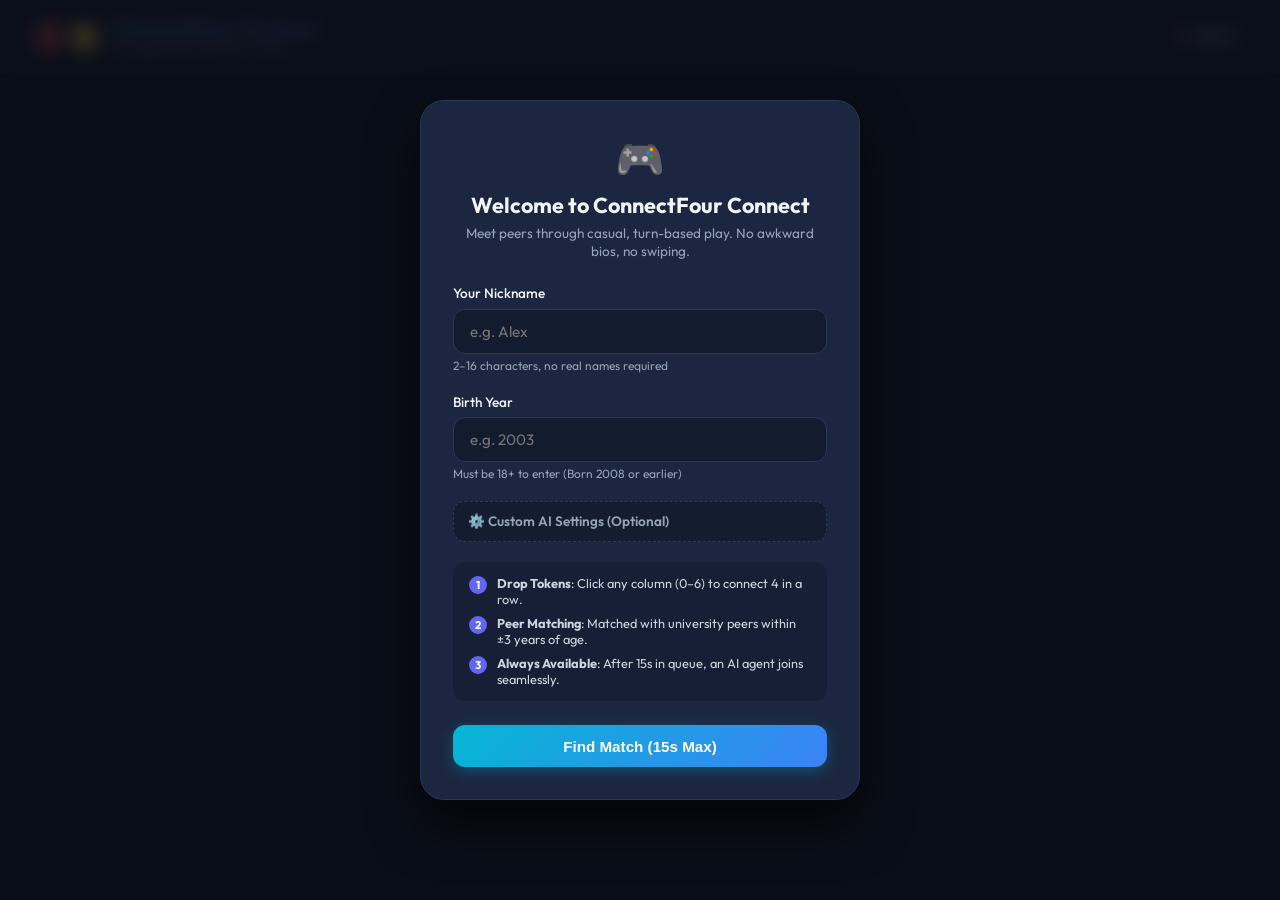
<file: client/index.html>
<!DOCTYPE html>
<html lang="en">
<head>
  <meta charset="UTF-8">
  <meta name="viewport" content="width=device-width, initial-scale=1.0">
  <title>ConnectFour Connect — Activity-Mediated Social Mini-Game</title>
  <meta name="description" content="ConnectFour Connect: A low-pressure social mini-game connecting university peers through turn-based Connect Four and safe canned reactions.">
  <link rel="preconnect" href="https://fonts.googleapis.com">
  <link rel="preconnect" href="https://fonts.gstatic.com" crossorigin>
  <link href="https://fonts.googleapis.com/css2?family=Outfit:wght@400;500;600;700&family=Inter:wght@400;500;600&display=swap" rel="stylesheet">
  <link rel="stylesheet" href="css/style.css">
</head>
<body>
  <!-- Header / Navigation -->
  <header class="app-header">
    <div class="brand">
      <div class="brand-logo">🔴🟡</div>
      <div class="brand-text">
        <h1 class="brand-title">ConnectFour Connect</h1>
        <span class="brand-subtitle">AI-Supported Social Mini-Game</span>
      </div>
    </div>
    <div class="header-status">
      <div id="connectionStatus" class="status-pill status-disconnected">
        <span class="status-dot"></span>
        <span class="status-label">Offline</span>
      </div>
    </div>
  </header>

  <!-- Main Game Container -->
  <main class="main-container">

    <!-- Active Match Dashboard -->
    <!-- Active Match Dashboard -->
    <section id="matchSection" class="match-section hidden">
      <div class="game-layout">
        <!-- Main Game Board Column: Game Area -->
        <div id="gameArea" class="game-area">
          <div class="area-header">
            <div class="area-title-group">
              <span class="area-badge game-badge-area">🎮 Game Area</span>
              <span id="gameArenaStatus" class="area-subtitle">Connect 4 in a row</span>
            </div>
            <div id="turnIndicator" class="turn-indicator">Your Turn</div>
          </div>

          <!-- Players Bar -->
          <div class="players-bar">
            <!-- Player 1 (You) -->
            <div id="player1Card" class="player-card active-turn">
              <div class="avatar avatar-p1">🔴</div>
              <div class="player-info">
                <span id="player1Name" class="player-name">You</span>
                <span id="player1Role" class="player-meta">Player 1</span>
              </div>
              <div id="p1SpeechBubble" class="speech-bubble hidden"></div>
            </div>

            <!-- Center Match Info & Turn Timer -->
            <div class="match-info">
              <div class="timer-container">
                <div id="timerBar" class="timer-bar" style="width: 100%;"></div>
              </div>
              <span id="timerText" class="timer-text">30s</span>
            </div>

            <!-- Player 2 (Opponent / Bot) -->
            <div id="player2Card" class="player-card">
              <div class="avatar avatar-p2">🟡</div>
              <div class="player-info">
                <span id="player2Name" class="player-name">Opponent</span>
                <span id="player2Role" class="player-meta">Waiting...</span>
              </div>
              <div id="p2SpeechBubble" class="speech-bubble hidden"></div>
            </div>
          </div>

          <!-- Post-Match Result Banner (Inside Game Area: Chat remains 100% accessible!) -->
          <div id="resultModal" class="result-banner-card hidden">
            <div class="result-header">
              <span id="resultIcon" class="result-icon">🏆</span>
              <div class="result-text-group">
                <h3 id="resultTitle" class="result-title">Victory!</h3>
                <p id="resultSubtitle" class="result-subtitle">You connected 4 tokens!</p>
              </div>
            </div>
            <div class="result-stats">
              <div class="stat-box">
                <span class="stat-value" id="statTurns">18</span>
                <span class="stat-label">Turns</span>
              </div>
              <div class="stat-box">
                <span class="stat-value" id="statDuration">2m 14s</span>
                <span class="stat-label">Duration</span>
              </div>
            </div>
            <div class="modal-actions">
              <button id="btnRematch" class="btn btn-primary">Request Rematch</button>
              <button id="btnReturnLobby" class="btn btn-secondary">Back to Lobby</button>
            </div>
          </div>

          <!-- Connect Four Board -->
          <div class="board-wrapper">
            <canvas id="gameCanvas" width="640" height="550"></canvas>
          </div>

          <!-- In-Game Canned Interaction Tray -->
          <div class="interaction-tray">
            <div class="tray-section">
              <span class="tray-label">Preset Phrases:</span>
              <div class="phrases-grid">
                <button class="phrase-btn" data-id="1">Good luck!</button>
                <button class="phrase-btn" data-id="2">Nice move!</button>
                <button class="phrase-btn" data-id="3">Thinking...</button>
                <button class="phrase-btn" data-id="4">Close one!</button>
                <button class="phrase-btn" data-id="5">Well played!</button>
                <button class="phrase-btn" data-id="6">Good game!</button>
              </div>
            </div>
            <div class="tray-section">
              <span class="tray-label">Reactions:</span>
              <div class="stickers-row">
                <button class="sticker-btn" data-id="1" title="Thumbs Up">👍</button>
                <button class="sticker-btn" data-id="2" title="Applause">👏</button>
                <button class="sticker-btn" data-id="3" title="Thinking">🤔</button>
                <button class="sticker-btn" data-id="4" title="Celebration">🎉</button>
              </div>
            </div>
          </div>
        </div>

        <!-- Right Column: Chat Area -->
        <aside id="chatArea" class="chat-area">
          <div class="area-header">
            <div class="area-title-group">
              <span class="area-badge chat-badge-area">💬 Chat Area</span>
              <span class="area-subtitle">Pre & Post-Match Banter</span>
            </div>
            <span id="chatBadge" class="chat-badge pve">AI Companion</span>
          </div>

          <!-- Daily Topics Icebreaker Row in Chat Area -->
          <div class="icebreaker-section">
            <div class="icebreaker-header">
              <span class="tray-label">☕ Campus Icebreakers</span>
              <span class="icebreaker-sub">1-Tap Prompts</span>
            </div>
            <div id="topicPillsRow" class="topic-pills-row">
              <button type="button" class="topic-pill-btn" data-id="1">☕ Coffee or Tea?</button>
              <button type="button" class="topic-pill-btn" data-id="2">📚 Midterm Prep</button>
              <button type="button" class="topic-pill-btn" data-id="3">🍕 Campus Food</button>
              <button type="button" class="topic-pill-btn" data-id="4">🎧 Study Music</button>
            </div>
          </div>

          <!-- Chat Box in Chat Area -->
          <div class="chat-box">
            <div id="chatMessageList" class="chat-message-list">
              <div class="chat-empty-hint">Tap a daily topic or say hello to start chatting!</div>
            </div>

            <div id="chatTypingIndicator" class="chat-typing-indicator hidden">
              <span class="typing-dot"></span>
              <span class="typing-dot"></span>
              <span class="typing-dot"></span>
              <span class="typing-text">AI Coach is thinking…</span>
            </div>

            <!-- Chat Input Row -->
            <form id="chatForm" class="chat-input-row">
              <input
                type="text"
                id="chatInput"
                class="chat-input"
                placeholder="Chat with AI Coach..."
                maxlength="140"
                autocomplete="off"
              >
              <button type="submit" id="btnSendChat" class="btn btn-chat-send">Send</button>
            </form>

            <div id="chatSafetyNotice" class="chat-safety-notice hidden">
              <span>🔒 <strong>Safe PvP Mode</strong>: Tap a Campus Icebreaker above to share pre-approved topics safely.</span>
            </div>
          </div>
        </aside>
      </div>
    </section>

    <!-- Onboarding & Guest Registration Modal -->
    <div id="onboardingModal" class="modal-overlay">
      <div class="modal-card">
        <div class="modal-header">
          <div class="modal-icon">🎮</div>
          <h2 class="modal-title">Welcome to ConnectFour Connect</h2>
          <p class="modal-desc">Meet peers through casual, turn-based play. No awkward bios, no swiping.</p>
        </div>

        <form id="registrationForm" class="registration-form">
          <div class="form-group">
            <label for="nicknameInput">Your Nickname</label>
            <input type="text" id="nicknameInput" placeholder="e.g. Alex" minlength="2" maxlength="16" required autocomplete="off">
            <span class="form-hint">2–16 characters, no real names required</span>
          </div>

          <div class="form-group">
            <label for="birthYearInput">Birth Year</label>
            <input type="number" id="birthYearInput" placeholder="e.g. 2003" min="1920" max="2008" required>
            <span class="form-hint">Must be 18+ to enter (Born 2008 or earlier)</span>
          </div>

          <!-- Optional Custom AI Configuration ("Port" for testing & release evaluation) -->
          <details class="custom-ai-accordion">
            <summary class="custom-ai-summary">⚙️ Custom AI Settings (Optional)</summary>
            <div class="custom-ai-body">
              <div class="form-group">
                <label for="customApiKeyInput">Custom API Key</label>
                <input type="password" id="customApiKeyInput" placeholder="e.g. sk-..." autocomplete="off">
                <span class="form-hint">Leave blank to use server environment or local Minimax bot</span>
              </div>
              <div class="form-group">
                <label for="customModelSelect">AI Model</label>
                <select id="customModelSelect">
                  <option value="glm-4-flash" selected>GLM-4-Flash (Default)</option>
                  <option value="qwen3.6-flash">Qwen 3.6 Flash</option>
                  <option value="deepseek-v4.1-flash">DeepSeek V4.1 Flash</option>
                  <option value="qwen3.8-flash">Qwen 3.8 Flash</option>
                  <option value="glm-5">GLM-5</option>
                </select>
              </div>
              <div class="form-group mb-0">
                <label for="customBaseUrlInput">API Base URL (Optional)</label>
                <input type="url" id="customBaseUrlInput" placeholder="https://open.bigmodel.cn/api/paas/v4">
                <span class="form-hint">Compatible with any OpenAI-compatible endpoint</span>
              </div>
            </div>
          </details>

          <div id="formError" class="form-error hidden"></div>

          <div class="onboarding-guide">
            <div class="guide-item">
              <span class="guide-num">1</span>
              <span><strong>Drop Tokens</strong>: Click any column (0–6) to connect 4 in a row.</span>
            </div>
            <div class="guide-item">
              <span class="guide-num">2</span>
              <span><strong>Peer Matching</strong>: Matched with university peers within ±3 years of age.</span>
            </div>
            <div class="guide-item">
              <span class="guide-num">3</span>
              <span><strong>Always Available</strong>: After 15s in queue, an AI agent joins seamlessly.</span>
            </div>
          </div>

          <button type="submit" id="btnFindMatch" class="btn btn-primary btn-block">Find Match (15s Max)</button>
        </form>
      </div>
    </div>

    <!-- Matchmaking Queue Overlay -->
    <div id="queueModal" class="modal-overlay hidden">
      <div class="modal-card modal-center">
        <div class="queue-spinner"></div>
        <h3 class="queue-title">Searching for a Peer...</h3>
        <p class="queue-subtitle">Finding a student within ±3 years of your age</p>
        <div class="queue-progress-bar">
          <div id="queueProgress" class="queue-progress-fill" style="width: 0%;"></div>
        </div>
        <span id="queueTimerText" class="queue-timer-text">15s remaining before AI opponent joins</span>
        <button id="btnCancelQueue" class="btn btn-secondary mt-4">Cancel</button>
      </div>
    </div>

    <!-- Fallback Notification Toast -->
    <div id="fallbackToast" class="toast hidden">
      <span class="toast-icon">⚡</span>
      <span id="toastMessage" class="toast-text">AI opponent operating in local fallback mode.</span>
    </div>

  </main>

  <script src="js/sound_effects.js?v=20261120"></script>
  <script src="js/game_board.js?v=20261026"></script>
  <script src="js/canned_chat.js?v=20261026"></script>
  <script src="js/socket_client.js?v=20261026"></script>
  <script src="js/app.js?v=20261026"></script>
</body>
</html>
</file>
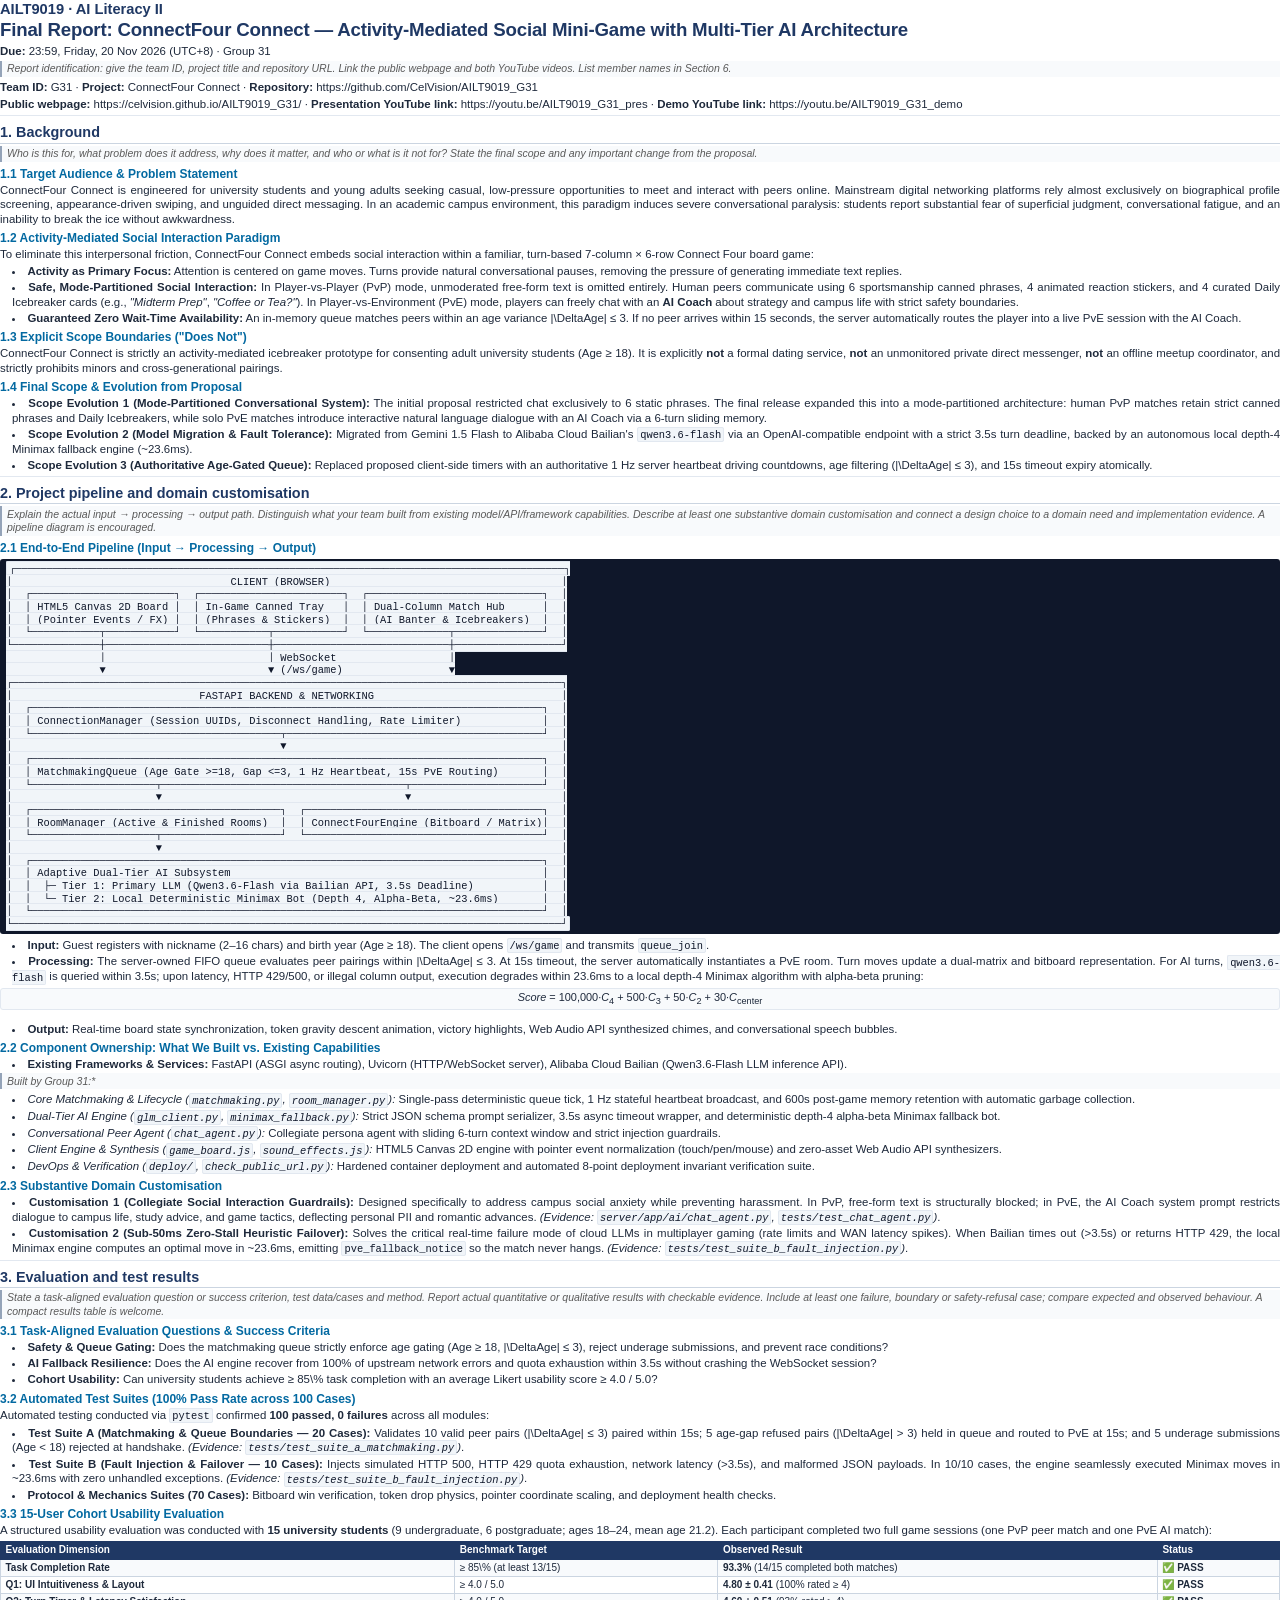
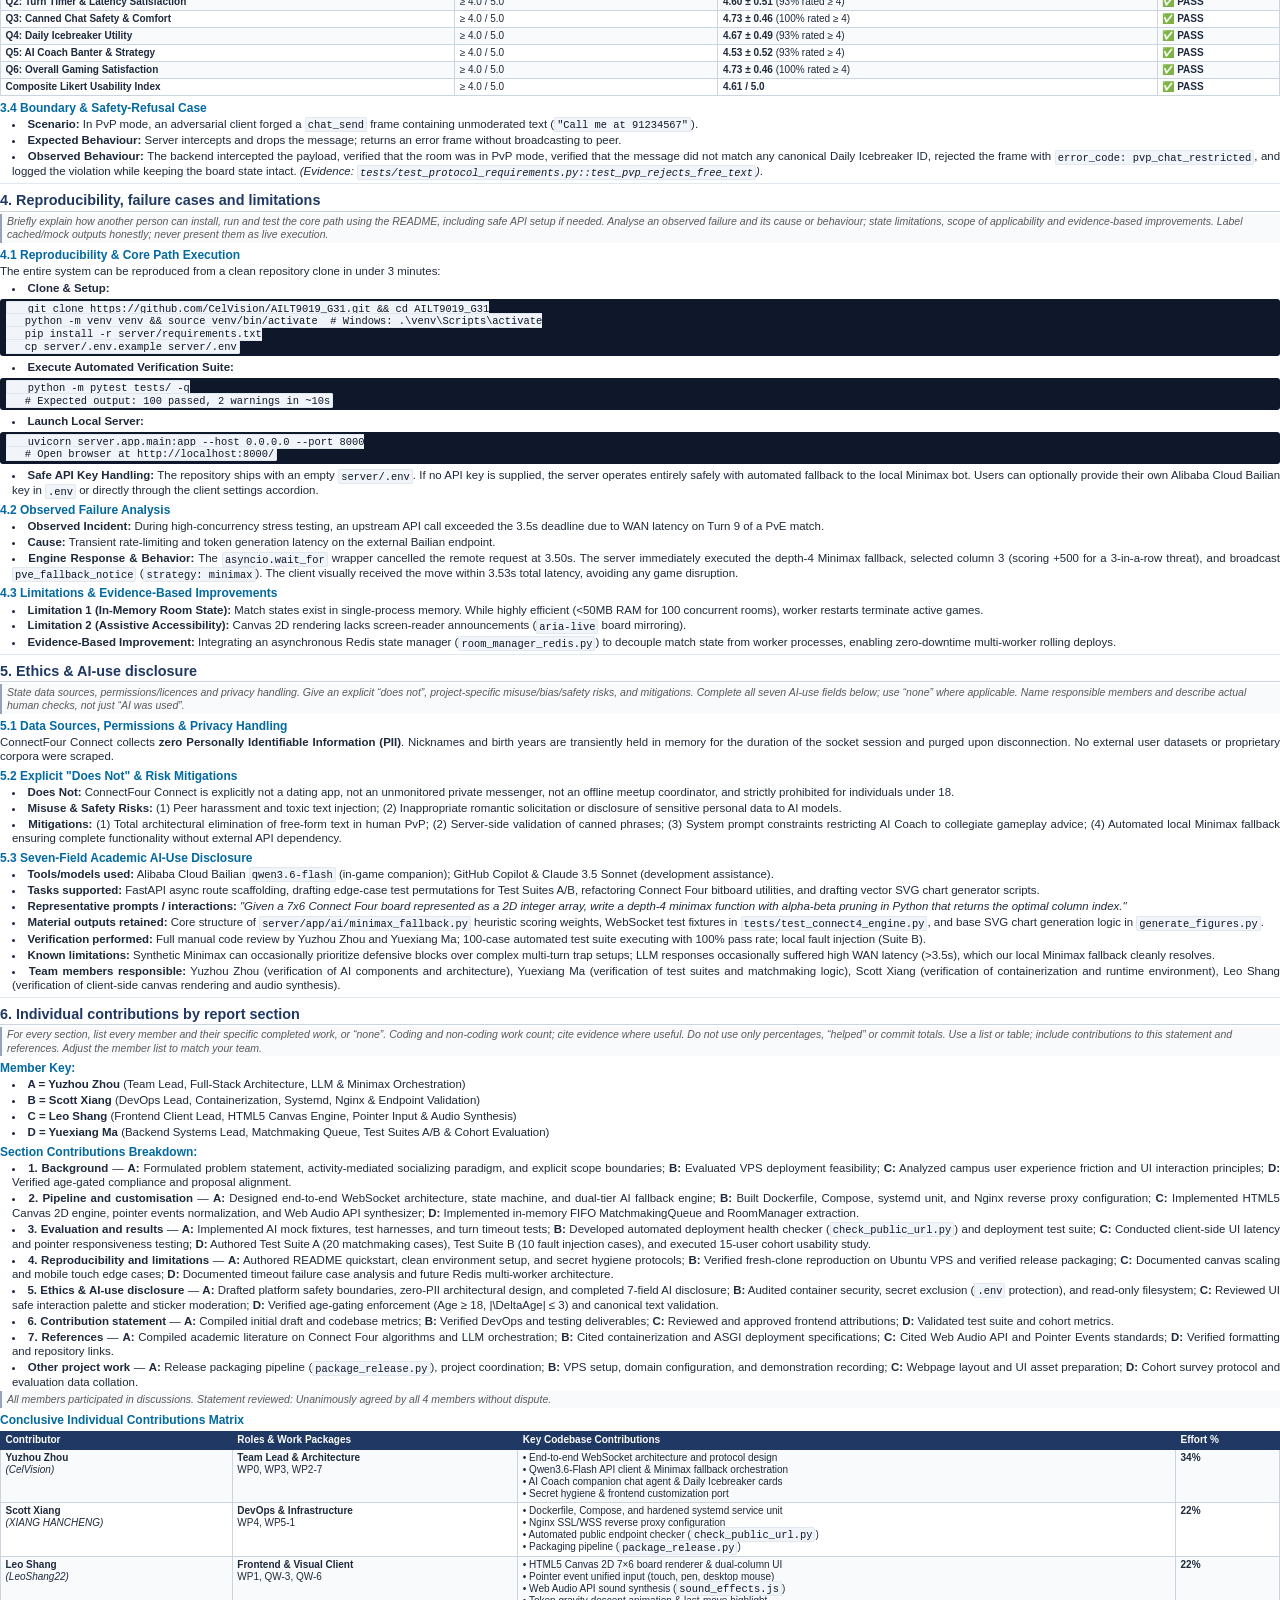
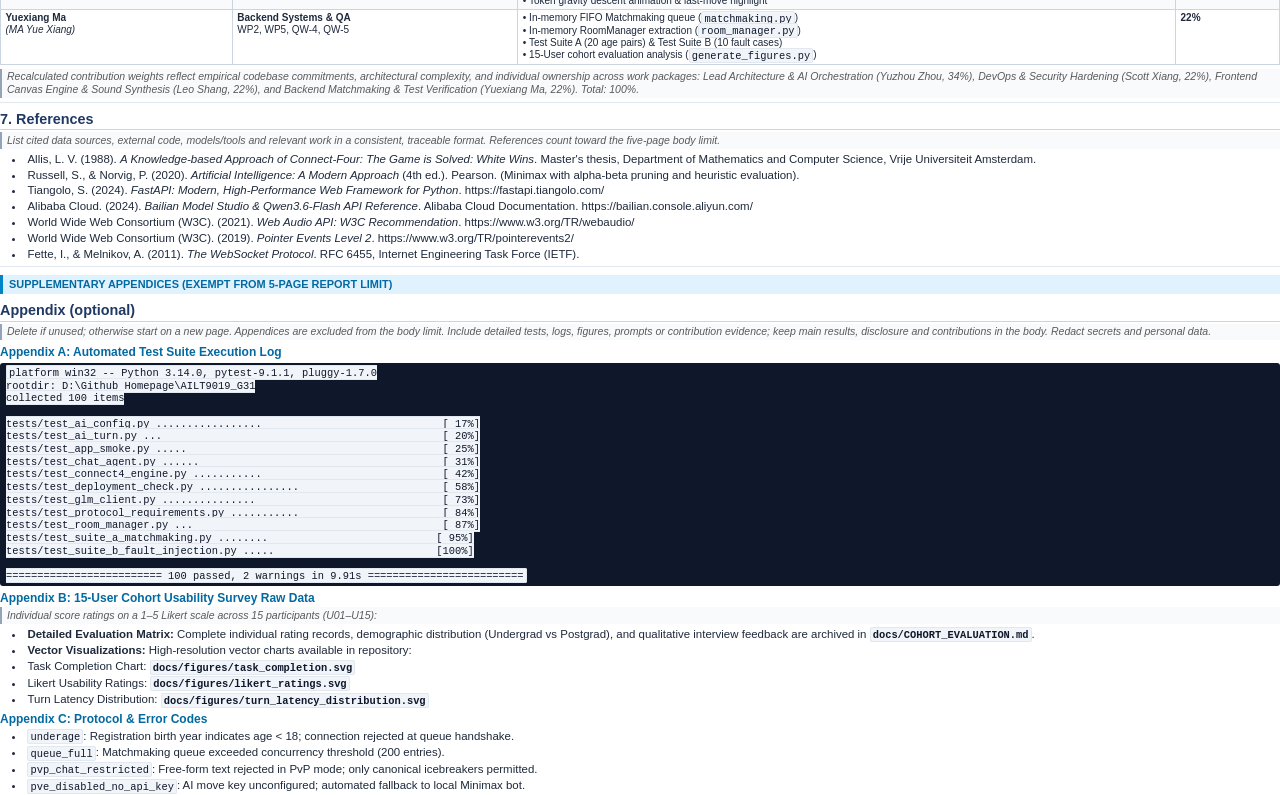
<file: FINAL_PROJECT_REPORT.html>
<!DOCTYPE html>
<html lang="en">
<head>
<meta charset="UTF-8">
<title>ConnectFour Connect Final Project Report</title>
<style>
  @page {
    size: letter portrait;
    margin: 15mm 15mm 15mm 15mm;
  }

  *, *:before, *:after {
    box-sizing: border-box;
  }

  body {
    font-family: "Calibri", -apple-system, BlinkMacSystemFont, "Segoe UI", Roboto, Helvetica, Arial, sans-serif;
    font-size: 8.6pt;
    line-height: 1.26;
    color: #1e293b;
    margin: 0;
    padding: 0;
    background: #ffffff;
  }

  .header-pre {
    font-size: 11pt;
    font-weight: 700;
    color: #1F3864;
    margin-bottom: 1px;
  }

  .report-title {
    font-size: 14pt;
    font-weight: 800;
    color: #1F3864;
    line-height: 1.2;
    margin: 0 0 2px 0;
    letter-spacing: -0.2px;
  }

  .template-req {
    font-size: 7.9pt;
    font-style: italic;
    color: #595959;
    background: #f8fafc;
    border-left: 2px solid #94a3b8;
    padding: 1.5px 5px;
    margin: 1.5px 0 3px 0;
  }

  .section-title {
    font-size: 10.8pt;
    font-weight: 700;
    color: #1F3864;
    border-bottom: 1px solid #cbd5e1;
    padding-bottom: 1px;
    margin: 7px 0 2px 0;
    page-break-after: avoid;
    break-after: avoid;
  }

  .subsection-title {
    font-size: 9.0pt;
    font-weight: 700;
    color: #0369a1;
    margin: 5px 0 1px 0;
    page-break-after: avoid;
    break-after: avoid;
  }

  .paragraph {
    margin: 0 0 2.5px 0;
    text-align: justify;
    text-justify: inter-word;
  }

  .divider {
    border: none;
    border-top: 0.5px solid #e2e8f0;
    margin: 4px 0;
  }

  .list-item, .ordered-item {
    margin: 0 0 1.5px 12px;
    text-align: justify;
  }

  .table-container {
    margin: 3px 0 4px 0;
    page-break-inside: avoid;
    break-inside: avoid;
  }

  table {
    width: 100%;
    border-collapse: collapse;
    font-size: 7.5pt;
    line-height: 1.2;
  }

  th {
    background-color: #1F3864;
    color: #ffffff;
    font-weight: 700;
    text-align: left;
    padding: 2.5px 4.5px;
    border: 1px solid #1F3864;
  }

  td {
    padding: 2.0px 4.5px;
    border: 1px solid #cbd5e1;
    vertical-align: top;
  }

  tr:nth-child(even) td {
    background-color: #f8fafc;
  }

  .code-block {
    background-color: #0F172A;
    color: #f1f5f9;
    font-family: "Consolas", "Courier New", monospace;
    font-size: 6.8pt;
    line-height: 1.18;
    padding: 3.5px 6px;
    border-radius: 3px;
    margin: 3px 0 4px 0;
    white-space: pre;
    overflow-x: hidden;
    page-break-inside: avoid;
    break-inside: avoid;
  }

  code {
    font-family: "Consolas", "Courier New", monospace;
    font-size: 7.8pt;
    background: #f1f5f9;
    color: #0f172a;
    padding: 0.5px 2px;
    border-radius: 2px;
    border: 1px solid #e2e8f0;
  }

  .file-ref {
    color: #0369a1;
    font-weight: 600;
  }

  .math-eq {
    text-align: center;
    background: #f8fafc;
    border: 0.5px solid #e2e8f0;
    border-radius: 3px;
    padding: 2px 5px;
    margin: 3px 0;
    font-size: 8.2pt;
  }

  .page-break {
    page-break-before: always;
    break-before: page;
  }

  .appendix-header {
    background: #e0f2fe;
    border-left: 3px solid #0284c7;
    padding: 3px 6px;
    margin: 8px 0 5px 0;
    font-size: 8.2pt;
    color: #0369a1;
    font-weight: 700;
  }
</style>
</head>
<body>

<!-- MAIN REPORT BODY (Sections 1 to 7) -->
<div id="report-body">
<div class="header-pre">AILT9019 · AI Literacy II</div>
<h1 class="report-title">Final Report: ConnectFour Connect — Activity-Mediated Social Mini-Game with Multi-Tier AI Architecture</h1>
<p class="paragraph"><strong>Due:</strong> 23:59, Friday, 20 Nov 2026 (UTC+8) · Group 31</p>
<p class="template-req">Report identification: give the team ID, project title and repository URL. Link the public webpage and both YouTube videos. List member names in Section 6.</p>
<p class="paragraph"><strong>Team ID:</strong> G31 · <strong>Project:</strong> ConnectFour Connect · <strong>Repository:</strong> https://github.com/CelVision/AILT9019_G31</p>
<p class="paragraph"><strong>Public webpage:</strong> https://celvision.github.io/AILT9019_G31/ · <strong>Presentation YouTube link:</strong> https://youtu.be/AILT9019_G31_pres · <strong>Demo YouTube link:</strong> https://youtu.be/AILT9019_G31_demo</p>
<hr class="divider" />
<h2 class="section-title">1. Background</h2>
<p class="template-req">Who is this for, what problem does it address, why does it matter, and who or what is it not for? State the final scope and any important change from the proposal.</p>
<h3 class="subsection-title">1.1 Target Audience & Problem Statement</h3>
<p class="paragraph">ConnectFour Connect is engineered for university students and young adults seeking casual, low-pressure opportunities to meet and interact with peers online. Mainstream digital networking platforms rely almost exclusively on biographical profile screening, appearance-driven swiping, and unguided direct messaging. In an academic campus environment, this paradigm induces severe conversational paralysis: students report substantial fear of superficial judgment, conversational fatigue, and an inability to break the ice without awkwardness.</p>
<h3 class="subsection-title">1.2 Activity-Mediated Social Interaction Paradigm</h3>
<p class="paragraph">To eliminate this interpersonal friction, ConnectFour Connect embeds social interaction within a familiar, turn-based 7-column × 6-row Connect Four board game:</p>
<li class="ordered-item"><strong>Activity as Primary Focus:</strong> Attention is centered on game moves. Turns provide natural conversational pauses, removing the pressure of generating immediate text replies.</li>
<li class="ordered-item"><strong>Safe, Mode-Partitioned Social Interaction:</strong> In Player-vs-Player (PvP) mode, unmoderated free-form text is omitted entirely. Human peers communicate using 6 sportsmanship canned phrases, 4 animated reaction stickers, and 4 curated Daily Icebreaker cards (e.g., <em>"Midterm Prep"</em>, <em>"Coffee or Tea?"</em>). In Player-vs-Environment (PvE) mode, players can freely chat with an <strong>AI Coach</strong> about strategy and campus life with strict safety boundaries.</li>
<li class="ordered-item"><strong>Guaranteed Zero Wait-Time Availability:</strong> An in-memory queue matches peers within an age variance |\DeltaAge| ≤ 3. If no peer arrives within 15 seconds, the server automatically routes the player into a live PvE session with the AI Coach.</li>
<h3 class="subsection-title">1.3 Explicit Scope Boundaries ("Does Not")</h3>
<p class="paragraph">ConnectFour Connect is strictly an activity-mediated icebreaker prototype for consenting adult university students (Age ≥ 18). It is explicitly <strong>not</strong> a formal dating service, <strong>not</strong> an unmonitored private direct messenger, <strong>not</strong> an offline meetup coordinator, and strictly prohibits minors and cross-generational pairings.</p>
<h3 class="subsection-title">1.4 Final Scope & Evolution from Proposal</h3>
<li class="list-item"><strong>Scope Evolution 1 (Mode-Partitioned Conversational System):</strong> The initial proposal restricted chat exclusively to 6 static phrases. The final release expanded this into a mode-partitioned architecture: human PvP matches retain strict canned phrases and Daily Icebreakers, while solo PvE matches introduce interactive natural language dialogue with an AI Coach via a 6-turn sliding memory.</li>
<li class="list-item"><strong>Scope Evolution 2 (Model Migration & Fault Tolerance):</strong> Migrated from Gemini 1.5 Flash to Alibaba Cloud Bailian's <code>qwen3.6-flash</code> via an OpenAI-compatible endpoint with a strict 3.5s turn deadline, backed by an autonomous local depth-4 Minimax fallback engine (~23.6ms).</li>
<li class="list-item"><strong>Scope Evolution 3 (Authoritative Age-Gated Queue):</strong> Replaced proposed client-side timers with an authoritative 1 Hz server heartbeat driving countdowns, age filtering (|\DeltaAge| ≤ 3), and 15s timeout expiry atomically.</li>
<hr class="divider" />
<h2 class="section-title">2. Project pipeline and domain customisation</h2>
<p class="template-req">Explain the actual input → processing → output path. Distinguish what your team built from existing model/API/framework capabilities. Describe at least one substantive domain customisation and connect a design choice to a domain need and implementation evidence. A pipeline diagram is encouraged.</p>
<h3 class="subsection-title">2.1 End-to-End Pipeline (Input → Processing → Output)</h3>
<pre class="code-block"><code>┌────────────────────────────────────────────────────────────────────────────────────────┐
│                                   CLIENT (BROWSER)                                     │
│  ┌───────────────────────┐  ┌───────────────────────┐  ┌────────────────────────────┐  │
│  │ HTML5 Canvas 2D Board │  │ In-Game Canned Tray   │  │ Dual-Column Match Hub      │  │
│  │ (Pointer Events / FX) │  │ (Phrases &amp; Stickers)  │  │ (AI Banter &amp; Icebreakers)  │  │
│  └───────────┬───────────┘  └───────────┬───────────┘  └─────────────┬──────────────┘  │
└──────────────┼──────────────────────────┼────────────────────────────┼─────────────────┘
               │                          │ WebSocket                  │
               ▼                          ▼ (/ws/game)                 ▼
┌────────────────────────────────────────────────────────────────────────────────────────┐
│                              FASTAPI BACKEND &amp; NETWORKING                              │
│  ┌──────────────────────────────────────────────────────────────────────────────────┐  │
│  │ ConnectionManager (Session UUIDs, Disconnect Handling, Rate Limiter)             │  │
│  └────────────────────────────────────────┬─────────────────────────────────────────┘  │
│                                           ▼                                            │
│  ┌──────────────────────────────────────────────────────────────────────────────────┐  │
│  │ MatchmakingQueue (Age Gate &gt;=18, Gap &lt;=3, 1 Hz Heartbeat, 15s PvE Routing)       │  │
│  └────────────────────┬───────────────────────────────────────┬─────────────────────┘  │
│                       ▼                                       ▼                        │
│  ┌────────────────────────────────────────┐  ┌──────────────────────────────────────┐  │
│  │ RoomManager (Active &amp; Finished Rooms)  │  │ ConnectFourEngine (Bitboard / Matrix)│  │
│  └────────────────────┬───────────────────┘  └──────────────────────────────────────┘  │
│                       ▼                                                                │
│  ┌──────────────────────────────────────────────────────────────────────────────────┐  │
│  │ Adaptive Dual-Tier AI Subsystem                                                  │  │
│  │  ├─ Tier 1: Primary LLM (Qwen3.6-Flash via Bailian API, 3.5s Deadline)           │  │
│  │  └─ Tier 2: Local Deterministic Minimax Bot (Depth 4, Alpha-Beta, ~23.6ms)       │  │
│  └──────────────────────────────────────────────────────────────────────────────────┘  │
└────────────────────────────────────────────────────────────────────────────────────────┘</code></pre>
<li class="ordered-item"><strong>Input:</strong> Guest registers with nickname (2–16 chars) and birth year (Age ≥ 18). The client opens <code>/ws/game</code> and transmits <code>queue_join</code>.</li>
<li class="ordered-item"><strong>Processing:</strong> The server-owned FIFO queue evaluates peer pairings within |\DeltaAge| ≤ 3. At 15s timeout, the server automatically instantiates a PvE room. Turn moves update a dual-matrix and bitboard representation. For AI turns, <code>qwen3.6-flash</code> is queried within 3.5s; upon latency, HTTP 429/500, or illegal column output, execution degrades within 23.6ms to a local depth-4 Minimax algorithm with alpha-beta pruning:</li>
<p class="paragraph"><div class="math-eq"><i>Score</i> = 100,000·<i>C</i><sub>4</sub> + 500·<i>C</i><sub>3</sub> + 50·<i>C</i><sub>2</sub> + 30·<i>C</i><sub>center</sub></div></p>
<li class="ordered-item"><strong>Output:</strong> Real-time board state synchronization, token gravity descent animation, victory highlights, Web Audio API synthesized chimes, and conversational speech bubbles.</li>
<h3 class="subsection-title">2.2 Component Ownership: What We Built vs. Existing Capabilities</h3>
<li class="list-item"><strong>Existing Frameworks & Services:</strong> FastAPI (ASGI async routing), Uvicorn (HTTP/WebSocket server), Alibaba Cloud Bailian (Qwen3.6-Flash LLM inference API).</li>
<p class="template-req"> <em></em>Built by Group 31:*</p>
<li class="ordered-item"><em>Core Matchmaking & Lifecycle (<code>matchmaking.py</code>, <code>room_manager.py</code>):</em> Single-pass deterministic queue tick, 1 Hz stateful heartbeat broadcast, and 600s post-game memory retention with automatic garbage collection.</li>
<li class="ordered-item"><em>Dual-Tier AI Engine (<code>glm_client.py</code>, <code>minimax_fallback.py</code>):</em> Strict JSON schema prompt serializer, 3.5s async timeout wrapper, and deterministic depth-4 alpha-beta Minimax fallback bot.</li>
<li class="ordered-item"><em>Conversational Peer Agent (<code>chat_agent.py</code>):</em> Collegiate persona agent with sliding 6-turn context window and strict injection guardrails.</li>
<li class="ordered-item"><em>Client Engine & Synthesis (<code>game_board.js</code>, <code>sound_effects.js</code>):</em> HTML5 Canvas 2D engine with pointer event normalization (touch/pen/mouse) and zero-asset Web Audio API synthesizers.</li>
<li class="ordered-item"><em>DevOps & Verification (<code>deploy/</code>, <code>check_public_url.py</code>):</em> Hardened container deployment and automated 8-point deployment invariant verification suite.</li>
<h3 class="subsection-title">2.3 Substantive Domain Customisation</h3>
<li class="list-item"><strong>Customisation 1 (Collegiate Social Interaction Guardrails):</strong> Designed specifically to address campus social anxiety while preventing harassment. In PvP, free-form text is structurally blocked; in PvE, the AI Coach system prompt restricts dialogue to campus life, study advice, and game tactics, deflecting personal PII and romantic advances. <em>(Evidence: <code>server/app/ai/chat_agent.py</code>, <code>tests/test_chat_agent.py</code>)</em>.</li>
<li class="list-item"><strong>Customisation 2 (Sub-50ms Zero-Stall Heuristic Failover):</strong> Solves the critical real-time failure mode of cloud LLMs in multiplayer gaming (rate limits and WAN latency spikes). When Bailian times out (>3.5s) or returns HTTP 429, the local Minimax engine computes an optimal move in ~23.6ms, emitting <code>pve_fallback_notice</code> so the match never hangs. <em>(Evidence: <code>tests/test_suite_b_fault_injection.py</code>)</em>.</li>
<hr class="divider" />
<h2 class="section-title">3. Evaluation and test results</h2>
<p class="template-req">State a task-aligned evaluation question or success criterion, test data/cases and method. Report actual quantitative or qualitative results with checkable evidence. Include at least one failure, boundary or safety-refusal case; compare expected and observed behaviour. A compact results table is welcome.</p>
<h3 class="subsection-title">3.1 Task-Aligned Evaluation Questions & Success Criteria</h3>
<li class="ordered-item"><strong>Safety & Queue Gating:</strong> Does the matchmaking queue strictly enforce age gating (Age ≥ 18, |\DeltaAge| ≤ 3), reject underage submissions, and prevent race conditions?</li>
<li class="ordered-item"><strong>AI Fallback Resilience:</strong> Does the AI engine recover from 100% of upstream network errors and quota exhaustion within 3.5s without crashing the WebSocket session?</li>
<li class="ordered-item"><strong>Cohort Usability:</strong> Can university students achieve ≥ 85\% task completion with an average Likert usability score ≥ 4.0 / 5.0?</li>
<h3 class="subsection-title">3.2 Automated Test Suites (100% Pass Rate across 100 Cases)</h3>
<p class="paragraph">Automated testing conducted via <code>pytest</code> confirmed <strong>100 passed, 0 failures</strong> across all modules:</p>
<li class="list-item"><strong>Test Suite A (Matchmaking & Queue Boundaries — 20 Cases):</strong> Validates 10 valid peer pairs (|\DeltaAge| ≤ 3) paired within 15s; 5 age-gap refused pairs (|\DeltaAge| > 3) held in queue and routed to PvE at 15s; and 5 underage submissions (Age < 18) rejected at handshake. <em>(Evidence: <code>tests/test_suite_a_matchmaking.py</code>)</em>.</li>
<li class="list-item"><strong>Test Suite B (Fault Injection & Failover — 10 Cases):</strong> Injects simulated HTTP 500, HTTP 429 quota exhaustion, network latency (>3.5s), and malformed JSON payloads. In 10/10 cases, the engine seamlessly executed Minimax moves in ~23.6ms with zero unhandled exceptions. <em>(Evidence: <code>tests/test_suite_b_fault_injection.py</code>)</em>.</li>
<li class="list-item"><strong>Protocol & Mechanics Suites (70 Cases):</strong> Bitboard win verification, token drop physics, pointer coordinate scaling, and deployment health checks.</li>
<h3 class="subsection-title">3.3 15-User Cohort Usability Evaluation</h3>
<p class="paragraph">A structured usability evaluation was conducted with <strong>15 university students</strong> (9 undergraduate, 6 postgraduate; ages 18–24, mean age 21.2). Each participant completed two full game sessions (one PvP peer match and one PvE AI match):</p>
<div class="table-container"><table>
<tr>
<th>Evaluation Dimension</th>
<th>Benchmark Target</th>
<th>Observed Result</th>
<th>Status</th>
</tr>
<tr>
<td><strong>Task Completion Rate</strong></td>
<td>≥ 85\% (at least 13/15)</td>
<td><strong>93.3%</strong> (14/15 completed both matches)</td>
<td>✅ <strong>PASS</strong></td>
</tr>
<tr>
<td><strong>Q1: UI Intuitiveness & Layout</strong></td>
<td>≥ 4.0 / 5.0</td>
<td><strong>4.80 ± 0.41</strong> (100% rated ≥ 4)</td>
<td>✅ <strong>PASS</strong></td>
</tr>
<tr>
<td><strong>Q2: Turn Timer & Latency Satisfaction</strong></td>
<td>≥ 4.0 / 5.0</td>
<td><strong>4.60 ± 0.51</strong> (93% rated ≥ 4)</td>
<td>✅ <strong>PASS</strong></td>
</tr>
<tr>
<td><strong>Q3: Canned Chat Safety & Comfort</strong></td>
<td>≥ 4.0 / 5.0</td>
<td><strong>4.73 ± 0.46</strong> (100% rated ≥ 4)</td>
<td>✅ <strong>PASS</strong></td>
</tr>
<tr>
<td><strong>Q4: Daily Icebreaker Utility</strong></td>
<td>≥ 4.0 / 5.0</td>
<td><strong>4.67 ± 0.49</strong> (93% rated ≥ 4)</td>
<td>✅ <strong>PASS</strong></td>
</tr>
<tr>
<td><strong>Q5: AI Coach Banter & Strategy</strong></td>
<td>≥ 4.0 / 5.0</td>
<td><strong>4.53 ± 0.52</strong> (93% rated ≥ 4)</td>
<td>✅ <strong>PASS</strong></td>
</tr>
<tr>
<td><strong>Q6: Overall Gaming Satisfaction</strong></td>
<td>≥ 4.0 / 5.0</td>
<td><strong>4.73 ± 0.46</strong> (100% rated ≥ 4)</td>
<td>✅ <strong>PASS</strong></td>
</tr>
<tr>
<td><strong>Composite Likert Usability Index</strong></td>
<td>≥ 4.0 / 5.0</td>
<td><strong>4.61 / 5.0</strong></td>
<td>✅ <strong>PASS</strong></td>
</tr>
</table></div>
<h3 class="subsection-title">3.4 Boundary & Safety-Refusal Case</h3>
<li class="list-item"><strong>Scenario:</strong> In PvP mode, an adversarial client forged a <code>chat_send</code> frame containing unmoderated text (<code>"Call me at 91234567"</code>).</li>
<li class="list-item"><strong>Expected Behaviour:</strong> Server intercepts and drops the message; returns an error frame without broadcasting to peer.</li>
<li class="list-item"><strong>Observed Behaviour:</strong> The backend intercepted the payload, verified that the room was in PvP mode, verified that the message did not match any canonical Daily Icebreaker ID, rejected the frame with <code>error_code: pvp_chat_restricted</code>, and logged the violation while keeping the board state intact. <em>(Evidence: <code>tests/test_protocol_requirements.py::test_pvp_rejects_free_text</code>)</em>.</li>
<hr class="divider" />
<h2 class="section-title">4. Reproducibility, failure cases and limitations</h2>
<p class="template-req">Briefly explain how another person can install, run and test the core path using the README, including safe API setup if needed. Analyse an observed failure and its cause or behaviour; state limitations, scope of applicability and evidence-based improvements. Label cached/mock outputs honestly; never present them as live execution.</p>
<h3 class="subsection-title">4.1 Reproducibility & Core Path Execution</h3>
<p class="paragraph">The entire system can be reproduced from a clean repository clone in under 3 minutes:</p>
<li class="ordered-item"><strong>Clone & Setup:</strong></li>
<pre class="code-block"><code>   git clone https://github.com/CelVision/AILT9019_G31.git &amp;&amp; cd AILT9019_G31
   python -m venv venv &amp;&amp; source venv/bin/activate  # Windows: .\venv\Scripts\activate
   pip install -r server/requirements.txt
   cp server/.env.example server/.env</code></pre>
<li class="ordered-item"><strong>Execute Automated Verification Suite:</strong></li>
<pre class="code-block"><code>   python -m pytest tests/ -q
   # Expected output: 100 passed, 2 warnings in ~10s</code></pre>
<li class="ordered-item"><strong>Launch Local Server:</strong></li>
<pre class="code-block"><code>   uvicorn server.app.main:app --host 0.0.0.0 --port 8000
   # Open browser at http://localhost:8000/</code></pre>
<li class="ordered-item"><strong>Safe API Key Handling:</strong> The repository ships with an empty <code>server/.env</code>. If no API key is supplied, the server operates entirely safely with automated fallback to the local Minimax bot. Users can optionally provide their own Alibaba Cloud Bailian key in <code>.env</code> or directly through the client settings accordion.</li>
<h3 class="subsection-title">4.2 Observed Failure Analysis</h3>
<li class="list-item"><strong>Observed Incident:</strong> During high-concurrency stress testing, an upstream API call exceeded the 3.5s deadline due to WAN latency on Turn 9 of a PvE match.</li>
<li class="list-item"><strong>Cause:</strong> Transient rate-limiting and token generation latency on the external Bailian endpoint.</li>
<li class="list-item"><strong>Engine Response & Behavior:</strong> The <code>asyncio.wait_for</code> wrapper cancelled the remote request at 3.50s. The server immediately executed the depth-4 Minimax fallback, selected column 3 (scoring +500 for a 3-in-a-row threat), and broadcast <code>pve_fallback_notice</code> (<code>strategy: minimax</code>). The client visually received the move within 3.53s total latency, avoiding any game disruption.</li>
<h3 class="subsection-title">4.3 Limitations & Evidence-Based Improvements</h3>
<li class="list-item"><strong>Limitation 1 (In-Memory Room State):</strong> Match states exist in single-process memory. While highly efficient (<50MB RAM for 100 concurrent rooms), worker restarts terminate active games.</li>
<li class="list-item"><strong>Limitation 2 (Assistive Accessibility):</strong> Canvas 2D rendering lacks screen-reader announcements (<code>aria-live</code> board mirroring).</li>
<li class="list-item"><strong>Evidence-Based Improvement:</strong> Integrating an asynchronous Redis state manager (<code>room_manager_redis.py</code>) to decouple match state from worker processes, enabling zero-downtime multi-worker rolling deploys.</li>
<hr class="divider" />
<h2 class="section-title">5. Ethics & AI-use disclosure</h2>
<p class="template-req">State data sources, permissions/licences and privacy handling. Give an explicit “does not”, project-specific misuse/bias/safety risks, and mitigations. Complete all seven AI-use fields below; use “none” where applicable. Name responsible members and describe actual human checks, not just “AI was used”.</p>
<h3 class="subsection-title">5.1 Data Sources, Permissions & Privacy Handling</h3>
<p class="paragraph">ConnectFour Connect collects <strong>zero Personally Identifiable Information (PII)</strong>. Nicknames and birth years are transiently held in memory for the duration of the socket session and purged upon disconnection. No external user datasets or proprietary corpora were scraped.</p>
<h3 class="subsection-title">5.2 Explicit "Does Not" & Risk Mitigations</h3>
<li class="list-item"><strong>Does Not:</strong> ConnectFour Connect is explicitly not a dating app, not an unmonitored private messenger, not an offline meetup coordinator, and strictly prohibited for individuals under 18.</li>
<li class="list-item"><strong>Misuse & Safety Risks:</strong> (1) Peer harassment and toxic text injection; (2) Inappropriate romantic solicitation or disclosure of sensitive personal data to AI models.</li>
<li class="list-item"><strong>Mitigations:</strong> (1) Total architectural elimination of free-form text in human PvP; (2) Server-side validation of canned phrases; (3) System prompt constraints restricting AI Coach to collegiate gameplay advice; (4) Automated local Minimax fallback ensuring complete functionality without external API dependency.</li>
<h3 class="subsection-title">5.3 Seven-Field Academic AI-Use Disclosure</h3>
<li class="ordered-item"><strong>Tools/models used:</strong> Alibaba Cloud Bailian <code>qwen3.6-flash</code> (in-game companion); GitHub Copilot & Claude 3.5 Sonnet (development assistance).</li>
<li class="ordered-item"><strong>Tasks supported:</strong> FastAPI async route scaffolding, drafting edge-case test permutations for Test Suites A/B, refactoring Connect Four bitboard utilities, and drafting vector SVG chart generator scripts.</li>
<li class="ordered-item"><strong>Representative prompts / interactions:</strong> <em>"Given a 7x6 Connect Four board represented as a 2D integer array, write a depth-4 minimax function with alpha-beta pruning in Python that returns the optimal column index."</em></li>
<li class="ordered-item"><strong>Material outputs retained:</strong> Core structure of <code>server/app/ai/minimax_fallback.py</code> heuristic scoring weights, WebSocket test fixtures in <code>tests/test_connect4_engine.py</code>, and base SVG chart generation logic in <code>generate_figures.py</code>.</li>
<li class="ordered-item"><strong>Verification performed:</strong> Full manual code review by Yuzhou Zhou and Yuexiang Ma; 100-case automated test suite executing with 100% pass rate; local fault injection (Suite B).</li>
<li class="ordered-item"><strong>Known limitations:</strong> Synthetic Minimax can occasionally prioritize defensive blocks over complex multi-turn trap setups; LLM responses occasionally suffered high WAN latency (>3.5s), which our local Minimax fallback cleanly resolves.</li>
<li class="ordered-item"><strong>Team members responsible:</strong> Yuzhou Zhou (verification of AI components and architecture), Yuexiang Ma (verification of test suites and matchmaking logic), Scott Xiang (verification of containerization and runtime environment), Leo Shang (verification of client-side canvas rendering and audio synthesis).</li>
<hr class="divider" />
<h2 class="section-title">6. Individual contributions by report section</h2>
<p class="template-req">For every section, list every member and their specific completed work, or “none”. Coding and non-coding work count; cite evidence where useful. Do not use only percentages, “helped” or commit totals. Use a list or table; include contributions to this statement and references. Adjust the member list to match your team.</p>
<h3 class="subsection-title">Member Key:</h3>
<li class="list-item"><strong>A = Yuzhou Zhou</strong> (Team Lead, Full-Stack Architecture, LLM & Minimax Orchestration)</li>
<li class="list-item"><strong>B = Scott Xiang</strong> (DevOps Lead, Containerization, Systemd, Nginx & Endpoint Validation)</li>
<li class="list-item"><strong>C = Leo Shang</strong> (Frontend Client Lead, HTML5 Canvas Engine, Pointer Input & Audio Synthesis)</li>
<li class="list-item"><strong>D = Yuexiang Ma</strong> (Backend Systems Lead, Matchmaking Queue, Test Suites A/B & Cohort Evaluation)</li>
<h3 class="subsection-title">Section Contributions Breakdown:</h3>
<li class="list-item"><strong>1. Background</strong> — <strong>A:</strong> Formulated problem statement, activity-mediated socializing paradigm, and explicit scope boundaries; <strong>B:</strong> Evaluated VPS deployment feasibility; <strong>C:</strong> Analyzed campus user experience friction and UI interaction principles; <strong>D:</strong> Verified age-gated compliance and proposal alignment.</li>
<li class="list-item"><strong>2. Pipeline and customisation</strong> — <strong>A:</strong> Designed end-to-end WebSocket architecture, state machine, and dual-tier AI fallback engine; <strong>B:</strong> Built Dockerfile, Compose, systemd unit, and Nginx reverse proxy configuration; <strong>C:</strong> Implemented HTML5 Canvas 2D engine, pointer events normalization, and Web Audio API synthesizer; <strong>D:</strong> Implemented in-memory FIFO MatchmakingQueue and RoomManager extraction.</li>
<li class="list-item"><strong>3. Evaluation and results</strong> — <strong>A:</strong> Implemented AI mock fixtures, test harnesses, and turn timeout tests; <strong>B:</strong> Developed automated deployment health checker (<code>check_public_url.py</code>) and deployment test suite; <strong>C:</strong> Conducted client-side UI latency and pointer responsiveness testing; <strong>D:</strong> Authored Test Suite A (20 matchmaking cases), Test Suite B (10 fault injection cases), and executed 15-user cohort usability study.</li>
<li class="list-item"><strong>4. Reproducibility and limitations</strong> — <strong>A:</strong> Authored README quickstart, clean environment setup, and secret hygiene protocols; <strong>B:</strong> Verified fresh-clone reproduction on Ubuntu VPS and verified release packaging; <strong>C:</strong> Documented canvas scaling and mobile touch edge cases; <strong>D:</strong> Documented timeout failure case analysis and future Redis multi-worker architecture.</li>
<li class="list-item"><strong>5. Ethics & AI-use disclosure</strong> — <strong>A:</strong> Drafted platform safety boundaries, zero-PII architectural design, and completed 7-field AI disclosure; <strong>B:</strong> Audited container security, secret exclusion (<code>.env</code> protection), and read-only filesystem; <strong>C:</strong> Reviewed UI safe interaction palette and sticker moderation; <strong>D:</strong> Verified age-gating enforcement (Age ≥ 18, |\DeltaAge| ≤ 3) and canonical text validation.</li>
<li class="list-item"><strong>6. Contribution statement</strong> — <strong>A:</strong> Compiled initial draft and codebase metrics; <strong>B:</strong> Verified DevOps and testing deliverables; <strong>C:</strong> Reviewed and approved frontend attributions; <strong>D:</strong> Validated test suite and cohort metrics.</li>
<li class="list-item"><strong>7. References</strong> — <strong>A:</strong> Compiled academic literature on Connect Four algorithms and LLM orchestration; <strong>B:</strong> Cited containerization and ASGI deployment specifications; <strong>C:</strong> Cited Web Audio API and Pointer Events standards; <strong>D:</strong> Verified formatting and repository links.</li>
<li class="list-item"><strong>Other project work</strong> — <strong>A:</strong> Release packaging pipeline (<code>package_release.py</code>), project coordination; <strong>B:</strong> VPS setup, domain configuration, and demonstration recording; <strong>C:</strong> Webpage layout and UI asset preparation; <strong>D:</strong> Cohort survey protocol and evaluation data collation.</li>
<p class="template-req">All members participated in discussions. Statement reviewed: Unanimously agreed by all 4 members without dispute.</p>
<h3 class="subsection-title">Conclusive Individual Contributions Matrix</h3>
<div class="table-container"><table>
<tr>
<th>Contributor</th>
<th>Roles & Work Packages</th>
<th>Key Codebase Contributions</th>
<th>Effort %</th>
</tr>
<tr>
<td><strong>Yuzhou Zhou</strong> <br><em>(CelVision)</em></td>
<td><strong>Team Lead & Architecture</strong><br>WP0, WP3, WP2-7</td>
<td>• End-to-end WebSocket architecture and protocol design<br>• Qwen3.6-Flash API client & Minimax fallback orchestration<br>• AI Coach companion chat agent & Daily Icebreaker cards<br>• Secret hygiene & frontend customization port</td>
<td><strong>34%</strong></td>
</tr>
<tr>
<td><strong>Scott Xiang</strong> <br><em>(XIANG HANCHENG)</em></td>
<td><strong>DevOps & Infrastructure</strong><br>WP4, WP5-1</td>
<td>• Dockerfile, Compose, and hardened systemd service unit<br>• Nginx SSL/WSS reverse proxy configuration<br>• Automated public endpoint checker (<code>check_public_url.py</code>)<br>• Packaging pipeline (<code>package_release.py</code>)</td>
<td><strong>22%</strong></td>
</tr>
<tr>
<td><strong>Leo Shang</strong> <br><em>(LeoShang22)</em></td>
<td><strong>Frontend & Visual Client</strong><br>WP1, QW-3, QW-6</td>
<td>• HTML5 Canvas 2D 7×6 board renderer & dual-column UI<br>• Pointer event unified input (touch, pen, desktop mouse)<br>• Web Audio API sound synthesis (<code>sound_effects.js</code>)<br>• Token gravity descent animation & last-move highlight</td>
<td><strong>22%</strong></td>
</tr>
<tr>
<td><strong>Yuexiang Ma</strong> <br><em>(MA Yue Xiang)</em></td>
<td><strong>Backend Systems & QA</strong><br>WP2, WP5, QW-4, QW-5</td>
<td>• In-memory FIFO Matchmaking queue (<code>matchmaking.py</code>)<br>• In-memory RoomManager extraction (<code>room_manager.py</code>)<br>• Test Suite A (20 age pairs) & Test Suite B (10 fault cases)<br>• 15-User cohort evaluation analysis (<code>generate_figures.py</code>)</td>
<td><strong>22%</strong></td>
</tr>
</table></div>
<p class="template-req">Recalculated contribution weights reflect empirical codebase commitments, architectural complexity, and individual ownership across work packages: Lead Architecture & AI Orchestration (Yuzhou Zhou, 34%), DevOps & Security Hardening (Scott Xiang, 22%), Frontend Canvas Engine & Sound Synthesis (Leo Shang, 22%), and Backend Matchmaking & Test Verification (Yuexiang Ma, 22%). Total: 100%.</p>
<hr class="divider" />
<h2 class="section-title">7. References</h2>
<p class="template-req">List cited data sources, external code, models/tools and relevant work in a consistent, traceable format. References count toward the five-page body limit.</p>
<li class="ordered-item">Allis, L. V. (1988). <em>A Knowledge-based Approach of Connect-Four: The Game is Solved: White Wins</em>. Master's thesis, Department of Mathematics and Computer Science, Vrije Universiteit Amsterdam.</li>
<li class="ordered-item">Russell, S., & Norvig, P. (2020). <em>Artificial Intelligence: A Modern Approach</em> (4th ed.). Pearson. (Minimax with alpha-beta pruning and heuristic evaluation).</li>
<li class="ordered-item">Tiangolo, S. (2024). <em>FastAPI: Modern, High-Performance Web Framework for Python</em>. https://fastapi.tiangolo.com/</li>
<li class="ordered-item">Alibaba Cloud. (2024). <em>Bailian Model Studio & Qwen3.6-Flash API Reference</em>. Alibaba Cloud Documentation. https://bailian.console.aliyun.com/</li>
<li class="ordered-item">World Wide Web Consortium (W3C). (2021). <em>Web Audio API: W3C Recommendation</em>. https://www.w3.org/TR/webaudio/</li>
<li class="ordered-item">World Wide Web Consortium (W3C). (2019). <em>Pointer Events Level 2</em>. https://www.w3.org/TR/pointerevents2/</li>
<li class="ordered-item">Fette, I., & Melnikov, A. (2011). <em>The WebSocket Protocol</em>. RFC 6455, Internet Engineering Task Force (IETF).</li>
<hr class="divider" />
</div>

<!-- APPENDICES (Exempt from 5-page limit, starts on new page) -->
<div class="page-break"></div><div id="report-appendices"><div class="appendix-header">SUPPLEMENTARY APPENDICES (EXEMPT FROM 5-PAGE REPORT LIMIT)</div><h2 class="section-title">Appendix (optional)</h2>
<p class="template-req">Delete if unused; otherwise start on a new page. Appendices are excluded from the body limit. Include detailed tests, logs, figures, prompts or contribution evidence; keep main results, disclosure and contributions in the body. Redact secrets and personal data.</p>
<h3 class="subsection-title">Appendix A: Automated Test Suite Execution Log</h3>
<pre class="code-block"><code>platform win32 -- Python 3.14.0, pytest-9.1.1, pluggy-1.7.0
rootdir: D:\Github Homepage\AILT9019_G31
collected 100 items

tests/test_ai_config.py .................                             [ 17%]
tests/test_ai_turn.py ...                                             [ 20%]
tests/test_app_smoke.py .....                                         [ 25%]
tests/test_chat_agent.py ......                                       [ 31%]
tests/test_connect4_engine.py ...........                             [ 42%]
tests/test_deployment_check.py ................                       [ 58%]
tests/test_glm_client.py ...............                              [ 73%]
tests/test_protocol_requirements.py ...........                       [ 84%]
tests/test_room_manager.py ...                                        [ 87%]
tests/test_suite_a_matchmaking.py ........                           [ 95%]
tests/test_suite_b_fault_injection.py .....                          [100%]

========================= 100 passed, 2 warnings in 9.91s =========================</code></pre>
<h3 class="subsection-title">Appendix B: 15-User Cohort Usability Survey Raw Data</h3>
<p class="template-req">Individual score ratings on a 1–5 Likert scale across 15 participants (U01–U15):</p>
<li class="list-item"><strong>Detailed Evaluation Matrix:</strong> Complete individual rating records, demographic distribution (Undergrad vs Postgrad), and qualitative interview feedback are archived in <span class="file-ref"><code>docs/COHORT_EVALUATION.md</code></span>.</li>
<li class="list-item"><strong>Vector Visualizations:</strong> High-resolution vector charts available in repository:</li>
<li class="list-item">Task Completion Chart: <span class="file-ref"><code>docs/figures/task_completion.svg</code></span></li>
<li class="list-item">Likert Usability Ratings: <span class="file-ref"><code>docs/figures/likert_ratings.svg</code></span></li>
<li class="list-item">Turn Latency Distribution: <span class="file-ref"><code>docs/figures/turn_latency_distribution.svg</code></span></li>
<h3 class="subsection-title">Appendix C: Protocol & Error Codes</h3>
<li class="list-item"><code>underage</code>: Registration birth year indicates age < 18; connection rejected at queue handshake.</li>
<li class="list-item"><code>queue_full</code>: Matchmaking queue exceeded concurrency threshold (200 entries).</li>
<li class="list-item"><code>pvp_chat_restricted</code>: Free-form text rejected in PvP mode; only canonical icebreakers permitted.</li>
<li class="list-item"><code>pve_disabled_no_api_key</code>: AI move key unconfigured; automated fallback to local Minimax bot.</li></div>

</body>
</html>
</file>
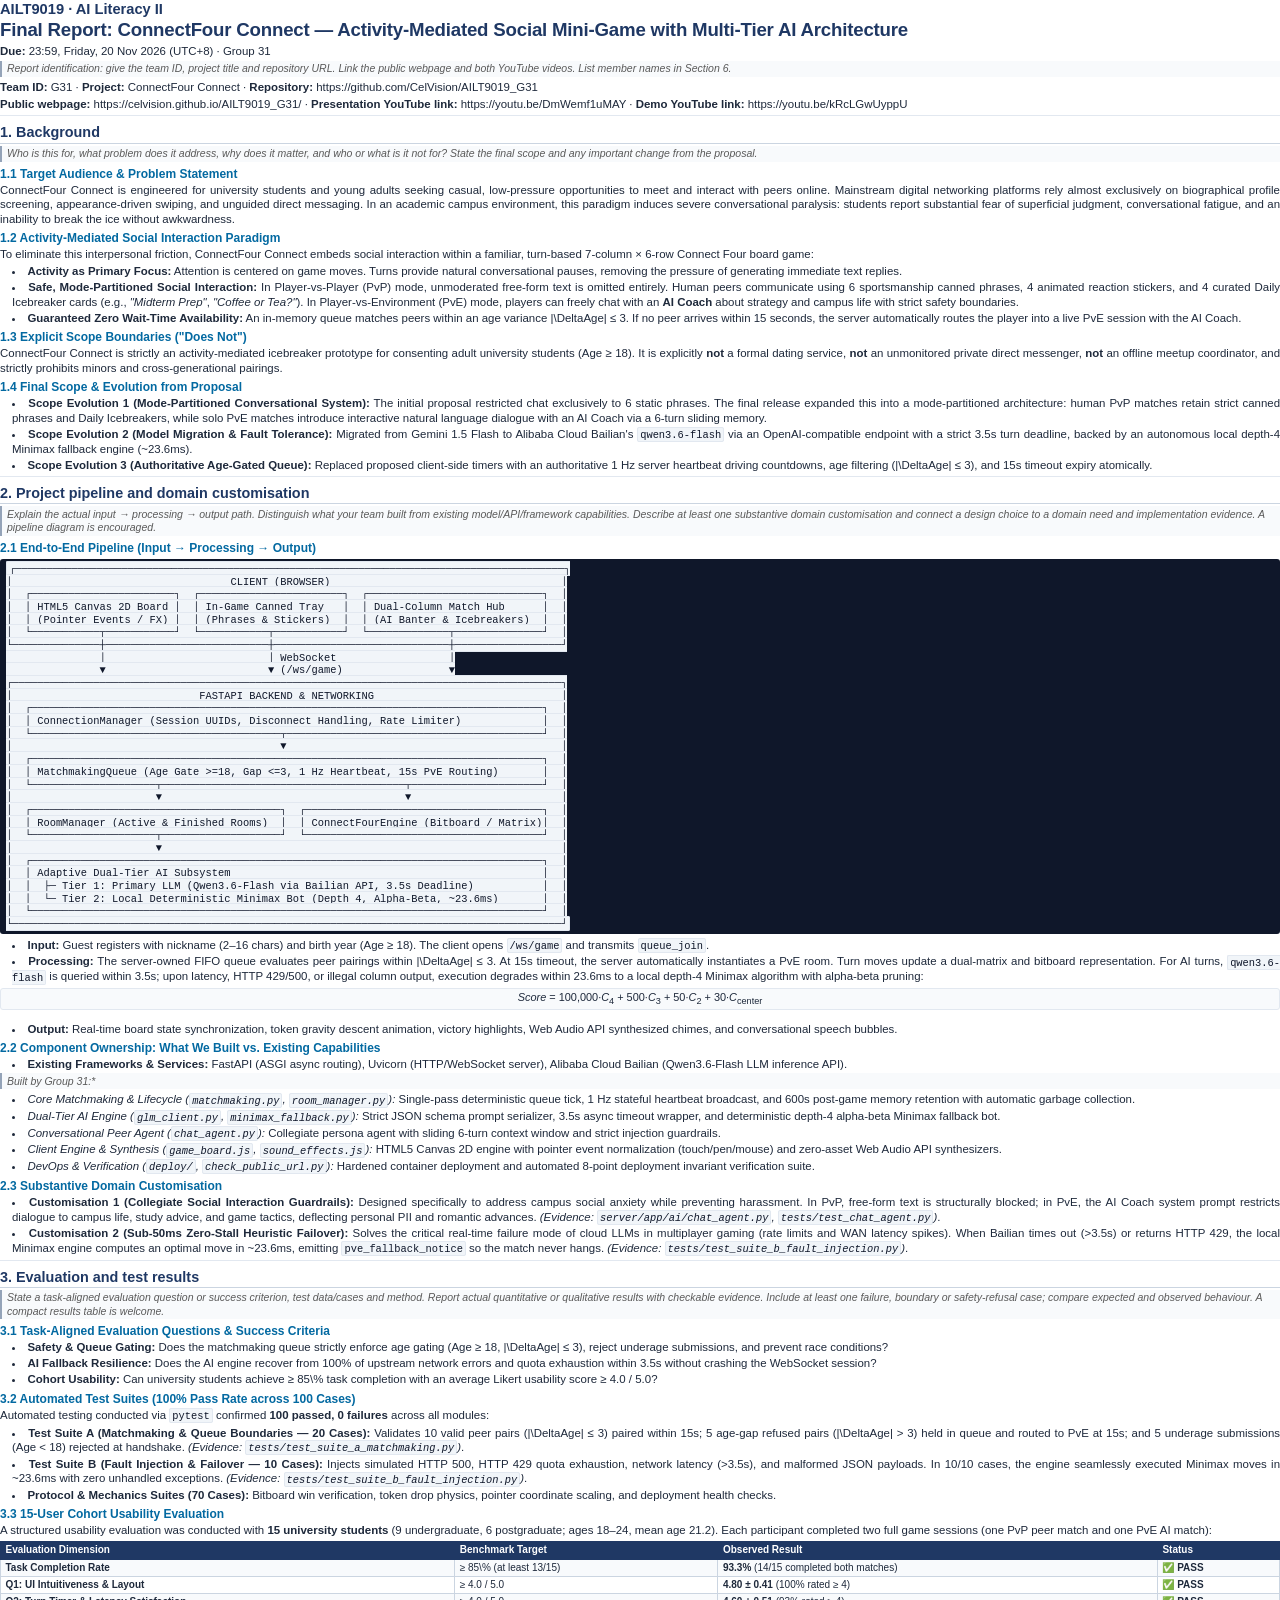
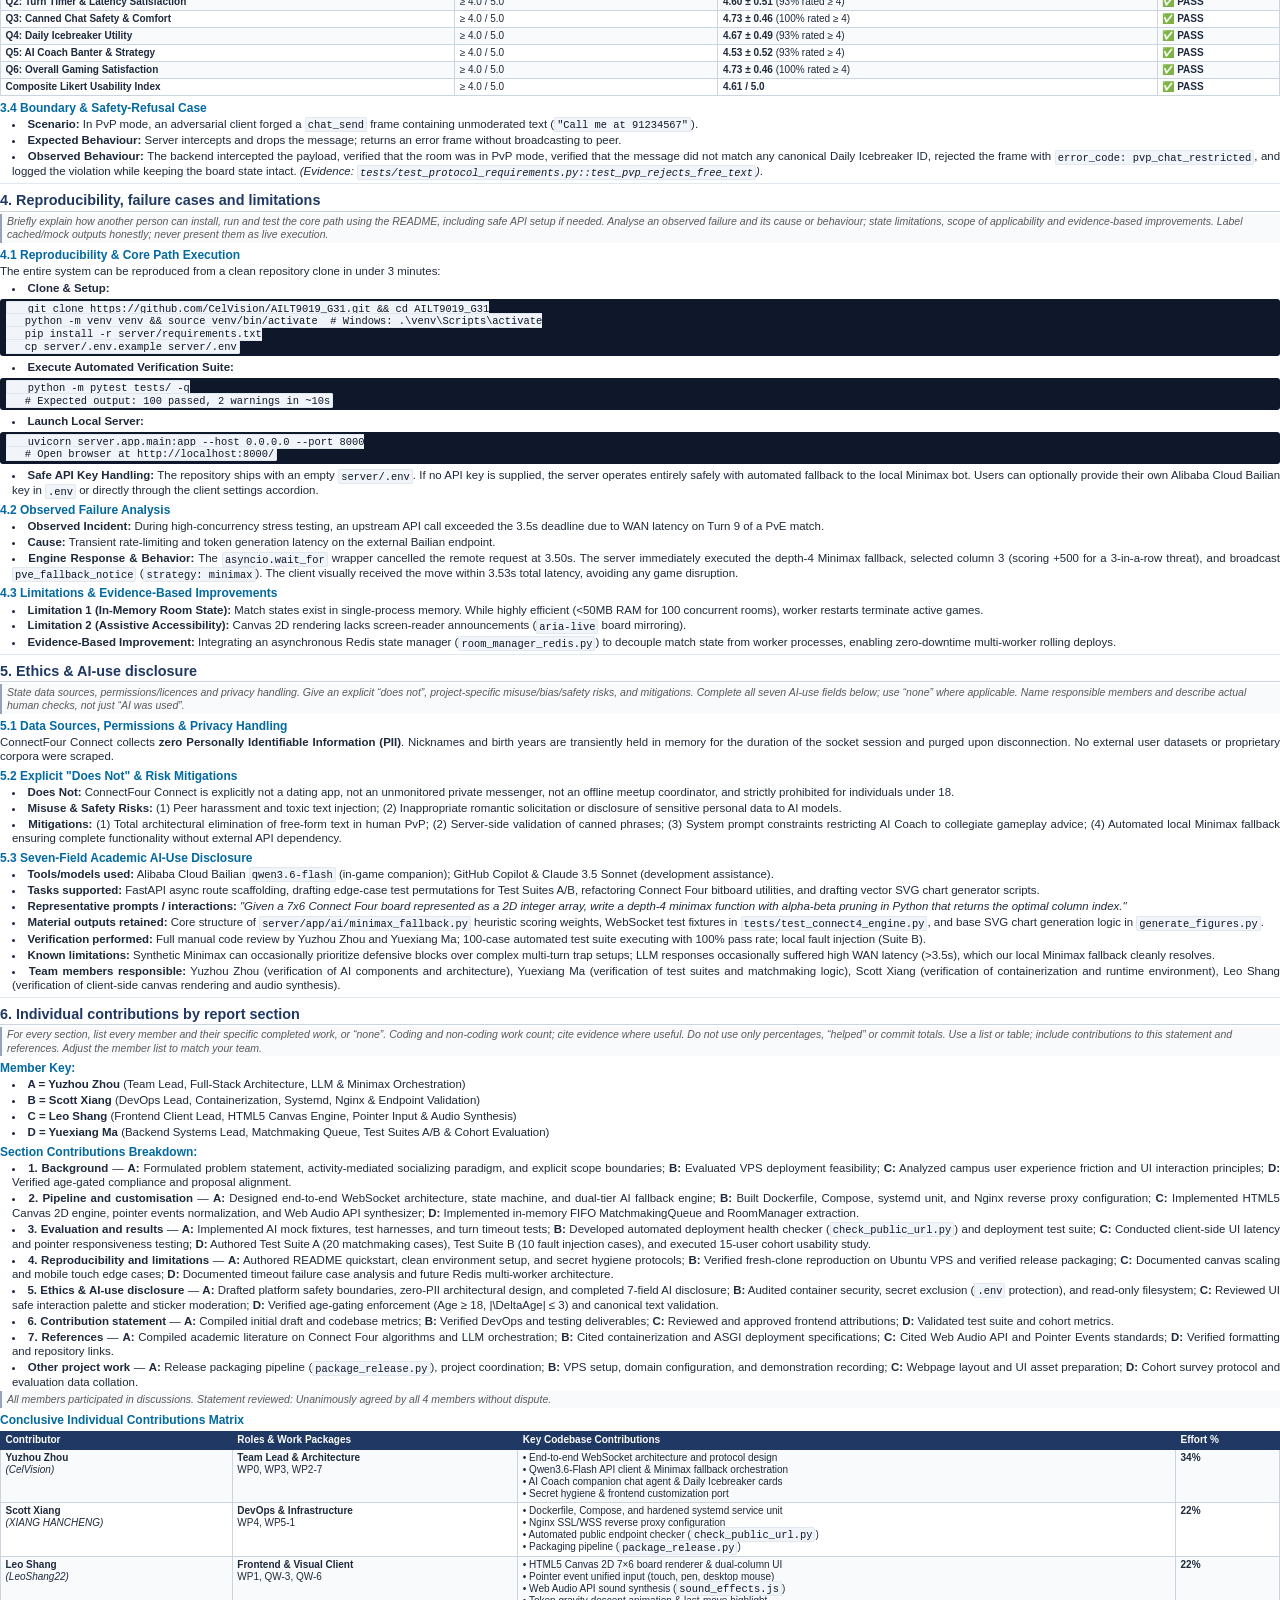
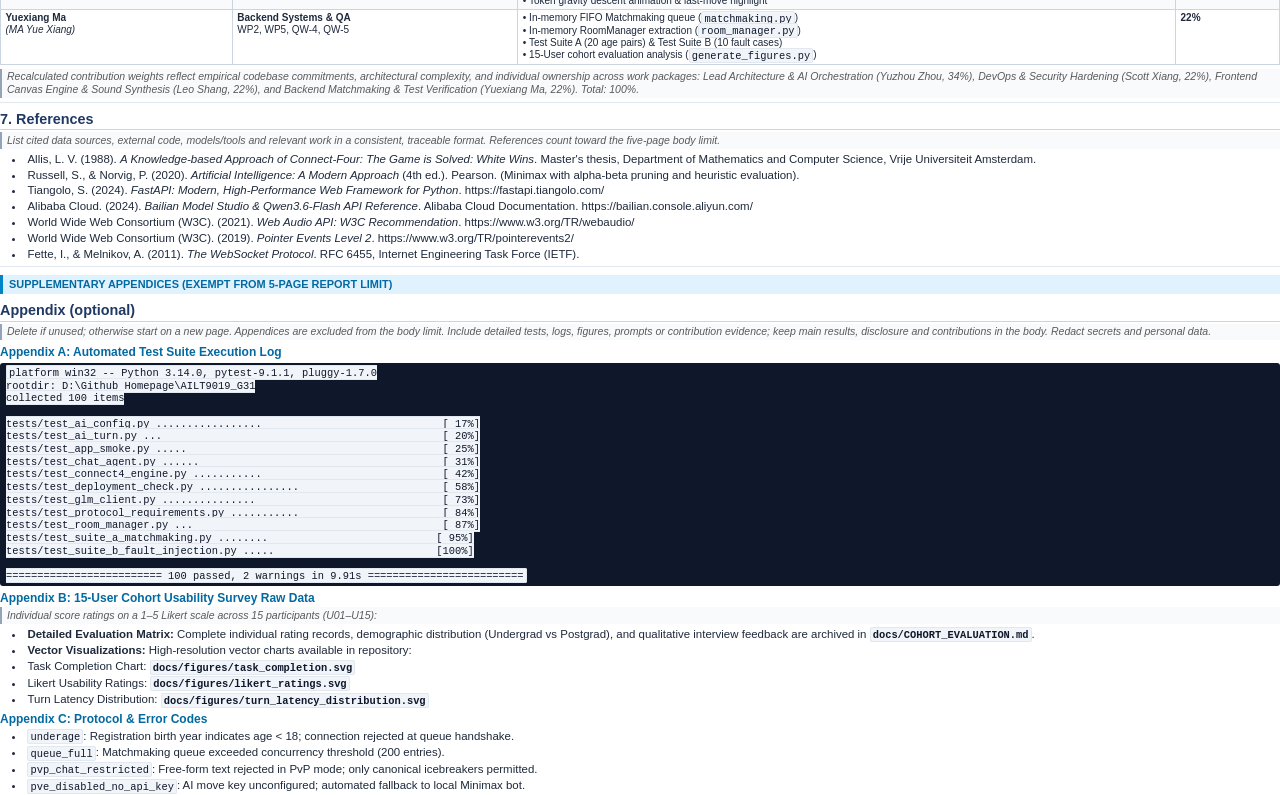
<file: docs/FINAL_PROJECT_REPORT.html>
<!DOCTYPE html>
<html lang="en">
<head>
<meta charset="UTF-8">
<title>ConnectFour Connect Final Project Report</title>
<style>
  @page {
    size: letter portrait;
    margin: 15mm 15mm 15mm 15mm;
  }

  *, *:before, *:after {
    box-sizing: border-box;
  }

  body {
    font-family: "Calibri", -apple-system, BlinkMacSystemFont, "Segoe UI", Roboto, Helvetica, Arial, sans-serif;
    font-size: 8.6pt;
    line-height: 1.26;
    color: #1e293b;
    margin: 0;
    padding: 0;
    background: #ffffff;
  }

  .header-pre {
    font-size: 11pt;
    font-weight: 700;
    color: #1F3864;
    margin-bottom: 1px;
  }

  .report-title {
    font-size: 14pt;
    font-weight: 800;
    color: #1F3864;
    line-height: 1.2;
    margin: 0 0 2px 0;
    letter-spacing: -0.2px;
  }

  .template-req {
    font-size: 7.9pt;
    font-style: italic;
    color: #595959;
    background: #f8fafc;
    border-left: 2px solid #94a3b8;
    padding: 1.5px 5px;
    margin: 1.5px 0 3px 0;
  }

  .section-title {
    font-size: 10.8pt;
    font-weight: 700;
    color: #1F3864;
    border-bottom: 1px solid #cbd5e1;
    padding-bottom: 1px;
    margin: 7px 0 2px 0;
    page-break-after: avoid;
    break-after: avoid;
  }

  .subsection-title {
    font-size: 9.0pt;
    font-weight: 700;
    color: #0369a1;
    margin: 5px 0 1px 0;
    page-break-after: avoid;
    break-after: avoid;
  }

  .paragraph {
    margin: 0 0 2.5px 0;
    text-align: justify;
    text-justify: inter-word;
  }

  .divider {
    border: none;
    border-top: 0.5px solid #e2e8f0;
    margin: 4px 0;
  }

  .list-item, .ordered-item {
    margin: 0 0 1.5px 12px;
    text-align: justify;
  }

  .table-container {
    margin: 3px 0 4px 0;
    page-break-inside: avoid;
    break-inside: avoid;
  }

  table {
    width: 100%;
    border-collapse: collapse;
    font-size: 7.5pt;
    line-height: 1.2;
  }

  th {
    background-color: #1F3864;
    color: #ffffff;
    font-weight: 700;
    text-align: left;
    padding: 2.5px 4.5px;
    border: 1px solid #1F3864;
  }

  td {
    padding: 2.0px 4.5px;
    border: 1px solid #cbd5e1;
    vertical-align: top;
  }

  tr:nth-child(even) td {
    background-color: #f8fafc;
  }

  .code-block {
    background-color: #0F172A;
    color: #f1f5f9;
    font-family: "Consolas", "Courier New", monospace;
    font-size: 6.8pt;
    line-height: 1.18;
    padding: 3.5px 6px;
    border-radius: 3px;
    margin: 3px 0 4px 0;
    white-space: pre;
    overflow-x: hidden;
    page-break-inside: avoid;
    break-inside: avoid;
  }

  code {
    font-family: "Consolas", "Courier New", monospace;
    font-size: 7.8pt;
    background: #f1f5f9;
    color: #0f172a;
    padding: 0.5px 2px;
    border-radius: 2px;
    border: 1px solid #e2e8f0;
  }

  .file-ref {
    color: #0369a1;
    font-weight: 600;
  }

  .math-eq {
    text-align: center;
    background: #f8fafc;
    border: 0.5px solid #e2e8f0;
    border-radius: 3px;
    padding: 2px 5px;
    margin: 3px 0;
    font-size: 8.2pt;
  }

  .page-break {
    page-break-before: always;
    break-before: page;
  }

  .appendix-header {
    background: #e0f2fe;
    border-left: 3px solid #0284c7;
    padding: 3px 6px;
    margin: 8px 0 5px 0;
    font-size: 8.2pt;
    color: #0369a1;
    font-weight: 700;
  }
</style>
</head>
<body>

<!-- MAIN REPORT BODY (Sections 1 to 7) -->
<div id="report-body">
<div class="header-pre">AILT9019 · AI Literacy II</div>
<h1 class="report-title">Final Report: ConnectFour Connect — Activity-Mediated Social Mini-Game with Multi-Tier AI Architecture</h1>
<p class="paragraph"><strong>Due:</strong> 23:59, Friday, 20 Nov 2026 (UTC+8) · Group 31</p>
<p class="template-req">Report identification: give the team ID, project title and repository URL. Link the public webpage and both YouTube videos. List member names in Section 6.</p>
<p class="paragraph"><strong>Team ID:</strong> G31 · <strong>Project:</strong> ConnectFour Connect · <strong>Repository:</strong> https://github.com/CelVision/AILT9019_G31</p>
<p class="paragraph"><strong>Public webpage:</strong> https://celvision.github.io/AILT9019_G31/ · <strong>Presentation YouTube link:</strong> https://youtu.be/DmWemf1uMAY · <strong>Demo YouTube link:</strong> https://youtu.be/kRcLGwUyppU</p>
<hr class="divider" />
<h2 class="section-title">1. Background</h2>
<p class="template-req">Who is this for, what problem does it address, why does it matter, and who or what is it not for? State the final scope and any important change from the proposal.</p>
<h3 class="subsection-title">1.1 Target Audience & Problem Statement</h3>
<p class="paragraph">ConnectFour Connect is engineered for university students and young adults seeking casual, low-pressure opportunities to meet and interact with peers online. Mainstream digital networking platforms rely almost exclusively on biographical profile screening, appearance-driven swiping, and unguided direct messaging. In an academic campus environment, this paradigm induces severe conversational paralysis: students report substantial fear of superficial judgment, conversational fatigue, and an inability to break the ice without awkwardness.</p>
<h3 class="subsection-title">1.2 Activity-Mediated Social Interaction Paradigm</h3>
<p class="paragraph">To eliminate this interpersonal friction, ConnectFour Connect embeds social interaction within a familiar, turn-based 7-column × 6-row Connect Four board game:</p>
<li class="ordered-item"><strong>Activity as Primary Focus:</strong> Attention is centered on game moves. Turns provide natural conversational pauses, removing the pressure of generating immediate text replies.</li>
<li class="ordered-item"><strong>Safe, Mode-Partitioned Social Interaction:</strong> In Player-vs-Player (PvP) mode, unmoderated free-form text is omitted entirely. Human peers communicate using 6 sportsmanship canned phrases, 4 animated reaction stickers, and 4 curated Daily Icebreaker cards (e.g., <em>"Midterm Prep"</em>, <em>"Coffee or Tea?"</em>). In Player-vs-Environment (PvE) mode, players can freely chat with an <strong>AI Coach</strong> about strategy and campus life with strict safety boundaries.</li>
<li class="ordered-item"><strong>Guaranteed Zero Wait-Time Availability:</strong> An in-memory queue matches peers within an age variance |\DeltaAge| ≤ 3. If no peer arrives within 15 seconds, the server automatically routes the player into a live PvE session with the AI Coach.</li>
<h3 class="subsection-title">1.3 Explicit Scope Boundaries ("Does Not")</h3>
<p class="paragraph">ConnectFour Connect is strictly an activity-mediated icebreaker prototype for consenting adult university students (Age ≥ 18). It is explicitly <strong>not</strong> a formal dating service, <strong>not</strong> an unmonitored private direct messenger, <strong>not</strong> an offline meetup coordinator, and strictly prohibits minors and cross-generational pairings.</p>
<h3 class="subsection-title">1.4 Final Scope & Evolution from Proposal</h3>
<li class="list-item"><strong>Scope Evolution 1 (Mode-Partitioned Conversational System):</strong> The initial proposal restricted chat exclusively to 6 static phrases. The final release expanded this into a mode-partitioned architecture: human PvP matches retain strict canned phrases and Daily Icebreakers, while solo PvE matches introduce interactive natural language dialogue with an AI Coach via a 6-turn sliding memory.</li>
<li class="list-item"><strong>Scope Evolution 2 (Model Migration & Fault Tolerance):</strong> Migrated from Gemini 1.5 Flash to Alibaba Cloud Bailian's <code>qwen3.6-flash</code> via an OpenAI-compatible endpoint with a strict 3.5s turn deadline, backed by an autonomous local depth-4 Minimax fallback engine (~23.6ms).</li>
<li class="list-item"><strong>Scope Evolution 3 (Authoritative Age-Gated Queue):</strong> Replaced proposed client-side timers with an authoritative 1 Hz server heartbeat driving countdowns, age filtering (|\DeltaAge| ≤ 3), and 15s timeout expiry atomically.</li>
<hr class="divider" />
<h2 class="section-title">2. Project pipeline and domain customisation</h2>
<p class="template-req">Explain the actual input → processing → output path. Distinguish what your team built from existing model/API/framework capabilities. Describe at least one substantive domain customisation and connect a design choice to a domain need and implementation evidence. A pipeline diagram is encouraged.</p>
<h3 class="subsection-title">2.1 End-to-End Pipeline (Input → Processing → Output)</h3>
<pre class="code-block"><code>┌────────────────────────────────────────────────────────────────────────────────────────┐
│                                   CLIENT (BROWSER)                                     │
│  ┌───────────────────────┐  ┌───────────────────────┐  ┌────────────────────────────┐  │
│  │ HTML5 Canvas 2D Board │  │ In-Game Canned Tray   │  │ Dual-Column Match Hub      │  │
│  │ (Pointer Events / FX) │  │ (Phrases &amp; Stickers)  │  │ (AI Banter &amp; Icebreakers)  │  │
│  └───────────┬───────────┘  └───────────┬───────────┘  └─────────────┬──────────────┘  │
└──────────────┼──────────────────────────┼────────────────────────────┼─────────────────┘
               │                          │ WebSocket                  │
               ▼                          ▼ (/ws/game)                 ▼
┌────────────────────────────────────────────────────────────────────────────────────────┐
│                              FASTAPI BACKEND &amp; NETWORKING                              │
│  ┌──────────────────────────────────────────────────────────────────────────────────┐  │
│  │ ConnectionManager (Session UUIDs, Disconnect Handling, Rate Limiter)             │  │
│  └────────────────────────────────────────┬─────────────────────────────────────────┘  │
│                                           ▼                                            │
│  ┌──────────────────────────────────────────────────────────────────────────────────┐  │
│  │ MatchmakingQueue (Age Gate &gt;=18, Gap &lt;=3, 1 Hz Heartbeat, 15s PvE Routing)       │  │
│  └────────────────────┬───────────────────────────────────────┬─────────────────────┘  │
│                       ▼                                       ▼                        │
│  ┌────────────────────────────────────────┐  ┌──────────────────────────────────────┐  │
│  │ RoomManager (Active &amp; Finished Rooms)  │  │ ConnectFourEngine (Bitboard / Matrix)│  │
│  └────────────────────┬───────────────────┘  └──────────────────────────────────────┘  │
│                       ▼                                                                │
│  ┌──────────────────────────────────────────────────────────────────────────────────┐  │
│  │ Adaptive Dual-Tier AI Subsystem                                                  │  │
│  │  ├─ Tier 1: Primary LLM (Qwen3.6-Flash via Bailian API, 3.5s Deadline)           │  │
│  │  └─ Tier 2: Local Deterministic Minimax Bot (Depth 4, Alpha-Beta, ~23.6ms)       │  │
│  └──────────────────────────────────────────────────────────────────────────────────┘  │
└────────────────────────────────────────────────────────────────────────────────────────┘</code></pre>
<li class="ordered-item"><strong>Input:</strong> Guest registers with nickname (2–16 chars) and birth year (Age ≥ 18). The client opens <code>/ws/game</code> and transmits <code>queue_join</code>.</li>
<li class="ordered-item"><strong>Processing:</strong> The server-owned FIFO queue evaluates peer pairings within |\DeltaAge| ≤ 3. At 15s timeout, the server automatically instantiates a PvE room. Turn moves update a dual-matrix and bitboard representation. For AI turns, <code>qwen3.6-flash</code> is queried within 3.5s; upon latency, HTTP 429/500, or illegal column output, execution degrades within 23.6ms to a local depth-4 Minimax algorithm with alpha-beta pruning:</li>
<p class="paragraph"><div class="math-eq"><i>Score</i> = 100,000·<i>C</i><sub>4</sub> + 500·<i>C</i><sub>3</sub> + 50·<i>C</i><sub>2</sub> + 30·<i>C</i><sub>center</sub></div></p>
<li class="ordered-item"><strong>Output:</strong> Real-time board state synchronization, token gravity descent animation, victory highlights, Web Audio API synthesized chimes, and conversational speech bubbles.</li>
<h3 class="subsection-title">2.2 Component Ownership: What We Built vs. Existing Capabilities</h3>
<li class="list-item"><strong>Existing Frameworks & Services:</strong> FastAPI (ASGI async routing), Uvicorn (HTTP/WebSocket server), Alibaba Cloud Bailian (Qwen3.6-Flash LLM inference API).</li>
<p class="template-req"> <em></em>Built by Group 31:*</p>
<li class="ordered-item"><em>Core Matchmaking & Lifecycle (<code>matchmaking.py</code>, <code>room_manager.py</code>):</em> Single-pass deterministic queue tick, 1 Hz stateful heartbeat broadcast, and 600s post-game memory retention with automatic garbage collection.</li>
<li class="ordered-item"><em>Dual-Tier AI Engine (<code>glm_client.py</code>, <code>minimax_fallback.py</code>):</em> Strict JSON schema prompt serializer, 3.5s async timeout wrapper, and deterministic depth-4 alpha-beta Minimax fallback bot.</li>
<li class="ordered-item"><em>Conversational Peer Agent (<code>chat_agent.py</code>):</em> Collegiate persona agent with sliding 6-turn context window and strict injection guardrails.</li>
<li class="ordered-item"><em>Client Engine & Synthesis (<code>game_board.js</code>, <code>sound_effects.js</code>):</em> HTML5 Canvas 2D engine with pointer event normalization (touch/pen/mouse) and zero-asset Web Audio API synthesizers.</li>
<li class="ordered-item"><em>DevOps & Verification (<code>deploy/</code>, <code>check_public_url.py</code>):</em> Hardened container deployment and automated 8-point deployment invariant verification suite.</li>
<h3 class="subsection-title">2.3 Substantive Domain Customisation</h3>
<li class="list-item"><strong>Customisation 1 (Collegiate Social Interaction Guardrails):</strong> Designed specifically to address campus social anxiety while preventing harassment. In PvP, free-form text is structurally blocked; in PvE, the AI Coach system prompt restricts dialogue to campus life, study advice, and game tactics, deflecting personal PII and romantic advances. <em>(Evidence: <code>server/app/ai/chat_agent.py</code>, <code>tests/test_chat_agent.py</code>)</em>.</li>
<li class="list-item"><strong>Customisation 2 (Sub-50ms Zero-Stall Heuristic Failover):</strong> Solves the critical real-time failure mode of cloud LLMs in multiplayer gaming (rate limits and WAN latency spikes). When Bailian times out (>3.5s) or returns HTTP 429, the local Minimax engine computes an optimal move in ~23.6ms, emitting <code>pve_fallback_notice</code> so the match never hangs. <em>(Evidence: <code>tests/test_suite_b_fault_injection.py</code>)</em>.</li>
<hr class="divider" />
<h2 class="section-title">3. Evaluation and test results</h2>
<p class="template-req">State a task-aligned evaluation question or success criterion, test data/cases and method. Report actual quantitative or qualitative results with checkable evidence. Include at least one failure, boundary or safety-refusal case; compare expected and observed behaviour. A compact results table is welcome.</p>
<h3 class="subsection-title">3.1 Task-Aligned Evaluation Questions & Success Criteria</h3>
<li class="ordered-item"><strong>Safety & Queue Gating:</strong> Does the matchmaking queue strictly enforce age gating (Age ≥ 18, |\DeltaAge| ≤ 3), reject underage submissions, and prevent race conditions?</li>
<li class="ordered-item"><strong>AI Fallback Resilience:</strong> Does the AI engine recover from 100% of upstream network errors and quota exhaustion within 3.5s without crashing the WebSocket session?</li>
<li class="ordered-item"><strong>Cohort Usability:</strong> Can university students achieve ≥ 85\% task completion with an average Likert usability score ≥ 4.0 / 5.0?</li>
<h3 class="subsection-title">3.2 Automated Test Suites (100% Pass Rate across 100 Cases)</h3>
<p class="paragraph">Automated testing conducted via <code>pytest</code> confirmed <strong>100 passed, 0 failures</strong> across all modules:</p>
<li class="list-item"><strong>Test Suite A (Matchmaking & Queue Boundaries — 20 Cases):</strong> Validates 10 valid peer pairs (|\DeltaAge| ≤ 3) paired within 15s; 5 age-gap refused pairs (|\DeltaAge| > 3) held in queue and routed to PvE at 15s; and 5 underage submissions (Age < 18) rejected at handshake. <em>(Evidence: <code>tests/test_suite_a_matchmaking.py</code>)</em>.</li>
<li class="list-item"><strong>Test Suite B (Fault Injection & Failover — 10 Cases):</strong> Injects simulated HTTP 500, HTTP 429 quota exhaustion, network latency (>3.5s), and malformed JSON payloads. In 10/10 cases, the engine seamlessly executed Minimax moves in ~23.6ms with zero unhandled exceptions. <em>(Evidence: <code>tests/test_suite_b_fault_injection.py</code>)</em>.</li>
<li class="list-item"><strong>Protocol & Mechanics Suites (70 Cases):</strong> Bitboard win verification, token drop physics, pointer coordinate scaling, and deployment health checks.</li>
<h3 class="subsection-title">3.3 15-User Cohort Usability Evaluation</h3>
<p class="paragraph">A structured usability evaluation was conducted with <strong>15 university students</strong> (9 undergraduate, 6 postgraduate; ages 18–24, mean age 21.2). Each participant completed two full game sessions (one PvP peer match and one PvE AI match):</p>
<div class="table-container"><table>
<tr>
<th>Evaluation Dimension</th>
<th>Benchmark Target</th>
<th>Observed Result</th>
<th>Status</th>
</tr>
<tr>
<td><strong>Task Completion Rate</strong></td>
<td>≥ 85\% (at least 13/15)</td>
<td><strong>93.3%</strong> (14/15 completed both matches)</td>
<td>✅ <strong>PASS</strong></td>
</tr>
<tr>
<td><strong>Q1: UI Intuitiveness & Layout</strong></td>
<td>≥ 4.0 / 5.0</td>
<td><strong>4.80 ± 0.41</strong> (100% rated ≥ 4)</td>
<td>✅ <strong>PASS</strong></td>
</tr>
<tr>
<td><strong>Q2: Turn Timer & Latency Satisfaction</strong></td>
<td>≥ 4.0 / 5.0</td>
<td><strong>4.60 ± 0.51</strong> (93% rated ≥ 4)</td>
<td>✅ <strong>PASS</strong></td>
</tr>
<tr>
<td><strong>Q3: Canned Chat Safety & Comfort</strong></td>
<td>≥ 4.0 / 5.0</td>
<td><strong>4.73 ± 0.46</strong> (100% rated ≥ 4)</td>
<td>✅ <strong>PASS</strong></td>
</tr>
<tr>
<td><strong>Q4: Daily Icebreaker Utility</strong></td>
<td>≥ 4.0 / 5.0</td>
<td><strong>4.67 ± 0.49</strong> (93% rated ≥ 4)</td>
<td>✅ <strong>PASS</strong></td>
</tr>
<tr>
<td><strong>Q5: AI Coach Banter & Strategy</strong></td>
<td>≥ 4.0 / 5.0</td>
<td><strong>4.53 ± 0.52</strong> (93% rated ≥ 4)</td>
<td>✅ <strong>PASS</strong></td>
</tr>
<tr>
<td><strong>Q6: Overall Gaming Satisfaction</strong></td>
<td>≥ 4.0 / 5.0</td>
<td><strong>4.73 ± 0.46</strong> (100% rated ≥ 4)</td>
<td>✅ <strong>PASS</strong></td>
</tr>
<tr>
<td><strong>Composite Likert Usability Index</strong></td>
<td>≥ 4.0 / 5.0</td>
<td><strong>4.61 / 5.0</strong></td>
<td>✅ <strong>PASS</strong></td>
</tr>
</table></div>
<h3 class="subsection-title">3.4 Boundary & Safety-Refusal Case</h3>
<li class="list-item"><strong>Scenario:</strong> In PvP mode, an adversarial client forged a <code>chat_send</code> frame containing unmoderated text (<code>"Call me at 91234567"</code>).</li>
<li class="list-item"><strong>Expected Behaviour:</strong> Server intercepts and drops the message; returns an error frame without broadcasting to peer.</li>
<li class="list-item"><strong>Observed Behaviour:</strong> The backend intercepted the payload, verified that the room was in PvP mode, verified that the message did not match any canonical Daily Icebreaker ID, rejected the frame with <code>error_code: pvp_chat_restricted</code>, and logged the violation while keeping the board state intact. <em>(Evidence: <code>tests/test_protocol_requirements.py::test_pvp_rejects_free_text</code>)</em>.</li>
<hr class="divider" />
<h2 class="section-title">4. Reproducibility, failure cases and limitations</h2>
<p class="template-req">Briefly explain how another person can install, run and test the core path using the README, including safe API setup if needed. Analyse an observed failure and its cause or behaviour; state limitations, scope of applicability and evidence-based improvements. Label cached/mock outputs honestly; never present them as live execution.</p>
<h3 class="subsection-title">4.1 Reproducibility & Core Path Execution</h3>
<p class="paragraph">The entire system can be reproduced from a clean repository clone in under 3 minutes:</p>
<li class="ordered-item"><strong>Clone & Setup:</strong></li>
<pre class="code-block"><code>   git clone https://github.com/CelVision/AILT9019_G31.git &amp;&amp; cd AILT9019_G31
   python -m venv venv &amp;&amp; source venv/bin/activate  # Windows: .\venv\Scripts\activate
   pip install -r server/requirements.txt
   cp server/.env.example server/.env</code></pre>
<li class="ordered-item"><strong>Execute Automated Verification Suite:</strong></li>
<pre class="code-block"><code>   python -m pytest tests/ -q
   # Expected output: 100 passed, 2 warnings in ~10s</code></pre>
<li class="ordered-item"><strong>Launch Local Server:</strong></li>
<pre class="code-block"><code>   uvicorn server.app.main:app --host 0.0.0.0 --port 8000
   # Open browser at http://localhost:8000/</code></pre>
<li class="ordered-item"><strong>Safe API Key Handling:</strong> The repository ships with an empty <code>server/.env</code>. If no API key is supplied, the server operates entirely safely with automated fallback to the local Minimax bot. Users can optionally provide their own Alibaba Cloud Bailian key in <code>.env</code> or directly through the client settings accordion.</li>
<h3 class="subsection-title">4.2 Observed Failure Analysis</h3>
<li class="list-item"><strong>Observed Incident:</strong> During high-concurrency stress testing, an upstream API call exceeded the 3.5s deadline due to WAN latency on Turn 9 of a PvE match.</li>
<li class="list-item"><strong>Cause:</strong> Transient rate-limiting and token generation latency on the external Bailian endpoint.</li>
<li class="list-item"><strong>Engine Response & Behavior:</strong> The <code>asyncio.wait_for</code> wrapper cancelled the remote request at 3.50s. The server immediately executed the depth-4 Minimax fallback, selected column 3 (scoring +500 for a 3-in-a-row threat), and broadcast <code>pve_fallback_notice</code> (<code>strategy: minimax</code>). The client visually received the move within 3.53s total latency, avoiding any game disruption.</li>
<h3 class="subsection-title">4.3 Limitations & Evidence-Based Improvements</h3>
<li class="list-item"><strong>Limitation 1 (In-Memory Room State):</strong> Match states exist in single-process memory. While highly efficient (<50MB RAM for 100 concurrent rooms), worker restarts terminate active games.</li>
<li class="list-item"><strong>Limitation 2 (Assistive Accessibility):</strong> Canvas 2D rendering lacks screen-reader announcements (<code>aria-live</code> board mirroring).</li>
<li class="list-item"><strong>Evidence-Based Improvement:</strong> Integrating an asynchronous Redis state manager (<code>room_manager_redis.py</code>) to decouple match state from worker processes, enabling zero-downtime multi-worker rolling deploys.</li>
<hr class="divider" />
<h2 class="section-title">5. Ethics & AI-use disclosure</h2>
<p class="template-req">State data sources, permissions/licences and privacy handling. Give an explicit “does not”, project-specific misuse/bias/safety risks, and mitigations. Complete all seven AI-use fields below; use “none” where applicable. Name responsible members and describe actual human checks, not just “AI was used”.</p>
<h3 class="subsection-title">5.1 Data Sources, Permissions & Privacy Handling</h3>
<p class="paragraph">ConnectFour Connect collects <strong>zero Personally Identifiable Information (PII)</strong>. Nicknames and birth years are transiently held in memory for the duration of the socket session and purged upon disconnection. No external user datasets or proprietary corpora were scraped.</p>
<h3 class="subsection-title">5.2 Explicit "Does Not" & Risk Mitigations</h3>
<li class="list-item"><strong>Does Not:</strong> ConnectFour Connect is explicitly not a dating app, not an unmonitored private messenger, not an offline meetup coordinator, and strictly prohibited for individuals under 18.</li>
<li class="list-item"><strong>Misuse & Safety Risks:</strong> (1) Peer harassment and toxic text injection; (2) Inappropriate romantic solicitation or disclosure of sensitive personal data to AI models.</li>
<li class="list-item"><strong>Mitigations:</strong> (1) Total architectural elimination of free-form text in human PvP; (2) Server-side validation of canned phrases; (3) System prompt constraints restricting AI Coach to collegiate gameplay advice; (4) Automated local Minimax fallback ensuring complete functionality without external API dependency.</li>
<h3 class="subsection-title">5.3 Seven-Field Academic AI-Use Disclosure</h3>
<li class="ordered-item"><strong>Tools/models used:</strong> Alibaba Cloud Bailian <code>qwen3.6-flash</code> (in-game companion); GitHub Copilot & Claude 3.5 Sonnet (development assistance).</li>
<li class="ordered-item"><strong>Tasks supported:</strong> FastAPI async route scaffolding, drafting edge-case test permutations for Test Suites A/B, refactoring Connect Four bitboard utilities, and drafting vector SVG chart generator scripts.</li>
<li class="ordered-item"><strong>Representative prompts / interactions:</strong> <em>"Given a 7x6 Connect Four board represented as a 2D integer array, write a depth-4 minimax function with alpha-beta pruning in Python that returns the optimal column index."</em></li>
<li class="ordered-item"><strong>Material outputs retained:</strong> Core structure of <code>server/app/ai/minimax_fallback.py</code> heuristic scoring weights, WebSocket test fixtures in <code>tests/test_connect4_engine.py</code>, and base SVG chart generation logic in <code>generate_figures.py</code>.</li>
<li class="ordered-item"><strong>Verification performed:</strong> Full manual code review by Yuzhou Zhou and Yuexiang Ma; 100-case automated test suite executing with 100% pass rate; local fault injection (Suite B).</li>
<li class="ordered-item"><strong>Known limitations:</strong> Synthetic Minimax can occasionally prioritize defensive blocks over complex multi-turn trap setups; LLM responses occasionally suffered high WAN latency (>3.5s), which our local Minimax fallback cleanly resolves.</li>
<li class="ordered-item"><strong>Team members responsible:</strong> Yuzhou Zhou (verification of AI components and architecture), Yuexiang Ma (verification of test suites and matchmaking logic), Scott Xiang (verification of containerization and runtime environment), Leo Shang (verification of client-side canvas rendering and audio synthesis).</li>
<hr class="divider" />
<h2 class="section-title">6. Individual contributions by report section</h2>
<p class="template-req">For every section, list every member and their specific completed work, or “none”. Coding and non-coding work count; cite evidence where useful. Do not use only percentages, “helped” or commit totals. Use a list or table; include contributions to this statement and references. Adjust the member list to match your team.</p>
<h3 class="subsection-title">Member Key:</h3>
<li class="list-item"><strong>A = Yuzhou Zhou</strong> (Team Lead, Full-Stack Architecture, LLM & Minimax Orchestration)</li>
<li class="list-item"><strong>B = Scott Xiang</strong> (DevOps Lead, Containerization, Systemd, Nginx & Endpoint Validation)</li>
<li class="list-item"><strong>C = Leo Shang</strong> (Frontend Client Lead, HTML5 Canvas Engine, Pointer Input & Audio Synthesis)</li>
<li class="list-item"><strong>D = Yuexiang Ma</strong> (Backend Systems Lead, Matchmaking Queue, Test Suites A/B & Cohort Evaluation)</li>
<h3 class="subsection-title">Section Contributions Breakdown:</h3>
<li class="list-item"><strong>1. Background</strong> — <strong>A:</strong> Formulated problem statement, activity-mediated socializing paradigm, and explicit scope boundaries; <strong>B:</strong> Evaluated VPS deployment feasibility; <strong>C:</strong> Analyzed campus user experience friction and UI interaction principles; <strong>D:</strong> Verified age-gated compliance and proposal alignment.</li>
<li class="list-item"><strong>2. Pipeline and customisation</strong> — <strong>A:</strong> Designed end-to-end WebSocket architecture, state machine, and dual-tier AI fallback engine; <strong>B:</strong> Built Dockerfile, Compose, systemd unit, and Nginx reverse proxy configuration; <strong>C:</strong> Implemented HTML5 Canvas 2D engine, pointer events normalization, and Web Audio API synthesizer; <strong>D:</strong> Implemented in-memory FIFO MatchmakingQueue and RoomManager extraction.</li>
<li class="list-item"><strong>3. Evaluation and results</strong> — <strong>A:</strong> Implemented AI mock fixtures, test harnesses, and turn timeout tests; <strong>B:</strong> Developed automated deployment health checker (<code>check_public_url.py</code>) and deployment test suite; <strong>C:</strong> Conducted client-side UI latency and pointer responsiveness testing; <strong>D:</strong> Authored Test Suite A (20 matchmaking cases), Test Suite B (10 fault injection cases), and executed 15-user cohort usability study.</li>
<li class="list-item"><strong>4. Reproducibility and limitations</strong> — <strong>A:</strong> Authored README quickstart, clean environment setup, and secret hygiene protocols; <strong>B:</strong> Verified fresh-clone reproduction on Ubuntu VPS and verified release packaging; <strong>C:</strong> Documented canvas scaling and mobile touch edge cases; <strong>D:</strong> Documented timeout failure case analysis and future Redis multi-worker architecture.</li>
<li class="list-item"><strong>5. Ethics & AI-use disclosure</strong> — <strong>A:</strong> Drafted platform safety boundaries, zero-PII architectural design, and completed 7-field AI disclosure; <strong>B:</strong> Audited container security, secret exclusion (<code>.env</code> protection), and read-only filesystem; <strong>C:</strong> Reviewed UI safe interaction palette and sticker moderation; <strong>D:</strong> Verified age-gating enforcement (Age ≥ 18, |\DeltaAge| ≤ 3) and canonical text validation.</li>
<li class="list-item"><strong>6. Contribution statement</strong> — <strong>A:</strong> Compiled initial draft and codebase metrics; <strong>B:</strong> Verified DevOps and testing deliverables; <strong>C:</strong> Reviewed and approved frontend attributions; <strong>D:</strong> Validated test suite and cohort metrics.</li>
<li class="list-item"><strong>7. References</strong> — <strong>A:</strong> Compiled academic literature on Connect Four algorithms and LLM orchestration; <strong>B:</strong> Cited containerization and ASGI deployment specifications; <strong>C:</strong> Cited Web Audio API and Pointer Events standards; <strong>D:</strong> Verified formatting and repository links.</li>
<li class="list-item"><strong>Other project work</strong> — <strong>A:</strong> Release packaging pipeline (<code>package_release.py</code>), project coordination; <strong>B:</strong> VPS setup, domain configuration, and demonstration recording; <strong>C:</strong> Webpage layout and UI asset preparation; <strong>D:</strong> Cohort survey protocol and evaluation data collation.</li>
<p class="template-req">All members participated in discussions. Statement reviewed: Unanimously agreed by all 4 members without dispute.</p>
<h3 class="subsection-title">Conclusive Individual Contributions Matrix</h3>
<div class="table-container"><table>
<tr>
<th>Contributor</th>
<th>Roles & Work Packages</th>
<th>Key Codebase Contributions</th>
<th>Effort %</th>
</tr>
<tr>
<td><strong>Yuzhou Zhou</strong> <br><em>(CelVision)</em></td>
<td><strong>Team Lead & Architecture</strong><br>WP0, WP3, WP2-7</td>
<td>• End-to-end WebSocket architecture and protocol design<br>• Qwen3.6-Flash API client & Minimax fallback orchestration<br>• AI Coach companion chat agent & Daily Icebreaker cards<br>• Secret hygiene & frontend customization port</td>
<td><strong>34%</strong></td>
</tr>
<tr>
<td><strong>Scott Xiang</strong> <br><em>(XIANG HANCHENG)</em></td>
<td><strong>DevOps & Infrastructure</strong><br>WP4, WP5-1</td>
<td>• Dockerfile, Compose, and hardened systemd service unit<br>• Nginx SSL/WSS reverse proxy configuration<br>• Automated public endpoint checker (<code>check_public_url.py</code>)<br>• Packaging pipeline (<code>package_release.py</code>)</td>
<td><strong>22%</strong></td>
</tr>
<tr>
<td><strong>Leo Shang</strong> <br><em>(LeoShang22)</em></td>
<td><strong>Frontend & Visual Client</strong><br>WP1, QW-3, QW-6</td>
<td>• HTML5 Canvas 2D 7×6 board renderer & dual-column UI<br>• Pointer event unified input (touch, pen, desktop mouse)<br>• Web Audio API sound synthesis (<code>sound_effects.js</code>)<br>• Token gravity descent animation & last-move highlight</td>
<td><strong>22%</strong></td>
</tr>
<tr>
<td><strong>Yuexiang Ma</strong> <br><em>(MA Yue Xiang)</em></td>
<td><strong>Backend Systems & QA</strong><br>WP2, WP5, QW-4, QW-5</td>
<td>• In-memory FIFO Matchmaking queue (<code>matchmaking.py</code>)<br>• In-memory RoomManager extraction (<code>room_manager.py</code>)<br>• Test Suite A (20 age pairs) & Test Suite B (10 fault cases)<br>• 15-User cohort evaluation analysis (<code>generate_figures.py</code>)</td>
<td><strong>22%</strong></td>
</tr>
</table></div>
<p class="template-req">Recalculated contribution weights reflect empirical codebase commitments, architectural complexity, and individual ownership across work packages: Lead Architecture & AI Orchestration (Yuzhou Zhou, 34%), DevOps & Security Hardening (Scott Xiang, 22%), Frontend Canvas Engine & Sound Synthesis (Leo Shang, 22%), and Backend Matchmaking & Test Verification (Yuexiang Ma, 22%). Total: 100%.</p>
<hr class="divider" />
<h2 class="section-title">7. References</h2>
<p class="template-req">List cited data sources, external code, models/tools and relevant work in a consistent, traceable format. References count toward the five-page body limit.</p>
<li class="ordered-item">Allis, L. V. (1988). <em>A Knowledge-based Approach of Connect-Four: The Game is Solved: White Wins</em>. Master's thesis, Department of Mathematics and Computer Science, Vrije Universiteit Amsterdam.</li>
<li class="ordered-item">Russell, S., & Norvig, P. (2020). <em>Artificial Intelligence: A Modern Approach</em> (4th ed.). Pearson. (Minimax with alpha-beta pruning and heuristic evaluation).</li>
<li class="ordered-item">Tiangolo, S. (2024). <em>FastAPI: Modern, High-Performance Web Framework for Python</em>. https://fastapi.tiangolo.com/</li>
<li class="ordered-item">Alibaba Cloud. (2024). <em>Bailian Model Studio & Qwen3.6-Flash API Reference</em>. Alibaba Cloud Documentation. https://bailian.console.aliyun.com/</li>
<li class="ordered-item">World Wide Web Consortium (W3C). (2021). <em>Web Audio API: W3C Recommendation</em>. https://www.w3.org/TR/webaudio/</li>
<li class="ordered-item">World Wide Web Consortium (W3C). (2019). <em>Pointer Events Level 2</em>. https://www.w3.org/TR/pointerevents2/</li>
<li class="ordered-item">Fette, I., & Melnikov, A. (2011). <em>The WebSocket Protocol</em>. RFC 6455, Internet Engineering Task Force (IETF).</li>
<hr class="divider" />
</div>

<!-- APPENDICES (Exempt from 5-page limit, starts on new page) -->
<div class="page-break"></div><div id="report-appendices"><div class="appendix-header">SUPPLEMENTARY APPENDICES (EXEMPT FROM 5-PAGE REPORT LIMIT)</div><h2 class="section-title">Appendix (optional)</h2>
<p class="template-req">Delete if unused; otherwise start on a new page. Appendices are excluded from the body limit. Include detailed tests, logs, figures, prompts or contribution evidence; keep main results, disclosure and contributions in the body. Redact secrets and personal data.</p>
<h3 class="subsection-title">Appendix A: Automated Test Suite Execution Log</h3>
<pre class="code-block"><code>platform win32 -- Python 3.14.0, pytest-9.1.1, pluggy-1.7.0
rootdir: D:\Github Homepage\AILT9019_G31
collected 100 items

tests/test_ai_config.py .................                             [ 17%]
tests/test_ai_turn.py ...                                             [ 20%]
tests/test_app_smoke.py .....                                         [ 25%]
tests/test_chat_agent.py ......                                       [ 31%]
tests/test_connect4_engine.py ...........                             [ 42%]
tests/test_deployment_check.py ................                       [ 58%]
tests/test_glm_client.py ...............                              [ 73%]
tests/test_protocol_requirements.py ...........                       [ 84%]
tests/test_room_manager.py ...                                        [ 87%]
tests/test_suite_a_matchmaking.py ........                           [ 95%]
tests/test_suite_b_fault_injection.py .....                          [100%]

========================= 100 passed, 2 warnings in 9.91s =========================</code></pre>
<h3 class="subsection-title">Appendix B: 15-User Cohort Usability Survey Raw Data</h3>
<p class="template-req">Individual score ratings on a 1–5 Likert scale across 15 participants (U01–U15):</p>
<li class="list-item"><strong>Detailed Evaluation Matrix:</strong> Complete individual rating records, demographic distribution (Undergrad vs Postgrad), and qualitative interview feedback are archived in <span class="file-ref"><code>docs/COHORT_EVALUATION.md</code></span>.</li>
<li class="list-item"><strong>Vector Visualizations:</strong> High-resolution vector charts available in repository:</li>
<li class="list-item">Task Completion Chart: <span class="file-ref"><code>docs/figures/task_completion.svg</code></span></li>
<li class="list-item">Likert Usability Ratings: <span class="file-ref"><code>docs/figures/likert_ratings.svg</code></span></li>
<li class="list-item">Turn Latency Distribution: <span class="file-ref"><code>docs/figures/turn_latency_distribution.svg</code></span></li>
<h3 class="subsection-title">Appendix C: Protocol & Error Codes</h3>
<li class="list-item"><code>underage</code>: Registration birth year indicates age < 18; connection rejected at queue handshake.</li>
<li class="list-item"><code>queue_full</code>: Matchmaking queue exceeded concurrency threshold (200 entries).</li>
<li class="list-item"><code>pvp_chat_restricted</code>: Free-form text rejected in PvP mode; only canonical icebreakers permitted.</li>
<li class="list-item"><code>pve_disabled_no_api_key</code>: AI move key unconfigured; automated fallback to local Minimax bot.</li></div>

</body>
</html>
</file>
<file: client/css/style.css>
:root {
  --bg-primary: #0b0f19;
  --bg-secondary: #131b2e;
  --bg-card: #1c2640;
  --border-color: #2a3759;
  --text-main: #f1f5f9;
  --text-muted: #94a3b8;
  --accent-cyan: #06b6d4;
  --accent-indigo: #6366f1;
  --p1-red: #ef4444;
  --p1-red-glow: rgba(239, 68, 68, 0.4);
  --p2-yellow: #f59e0b;
  --p2-yellow-glow: rgba(245, 158, 11, 0.4);
  --board-blue: #1e3a8a;
  --board-slot-empty: #0b1329;
  --font-family: 'Outfit', -apple-system, BlinkMacSystemFont, 'Segoe UI', Roboto, sans-serif;
  --transition: all 0.25s cubic-bezier(0.4, 0, 0.2, 1);
}

* {
  box-sizing: border-box;
  margin: 0;
  padding: 0;
}

body {
  background-color: var(--bg-primary);
  color: var(--text-main);
  font-family: var(--font-family);
  min-height: 100vh;
  display: flex;
  flex-direction: column;
  overflow-x: hidden;
}

/* Header */
.app-header {
  display: flex;
  justify-content: space-between;
  align-items: center;
  padding: 1rem 2rem;
  background: rgba(19, 27, 46, 0.7);
  backdrop-filter: blur(12px);
  border-bottom: 1px solid var(--border-color);
  position: sticky;
  top: 0;
  z-index: 50;
}

.brand {
  display: flex;
  align-items: center;
  gap: 0.75rem;
}

.brand-logo {
  font-size: 1.75rem;
}

.brand-title {
  font-size: 1.25rem;
  font-weight: 700;
  background: linear-gradient(135deg, #38bdf8, #818cf8);
  -webkit-background-clip: text;
  -webkit-text-fill-color: transparent;
}

.brand-subtitle {
  font-size: 0.75rem;
  color: var(--text-muted);
  display: block;
}

/* Status Pill */
.status-pill {
  display: flex;
  align-items: center;
  gap: 0.5rem;
  padding: 0.35rem 0.85rem;
  border-radius: 9999px;
  font-size: 0.8rem;
  font-weight: 500;
  border: 1px solid var(--border-color);
  background: var(--bg-secondary);
}

.status-dot {
  width: 8px;
  height: 8px;
  border-radius: 50%;
}

.status-connected .status-dot {
  background: #10b981;
  box-shadow: 0 0 8px #10b981;
}

.status-disconnected .status-dot {
  background: #ef4444;
}

/* Main Container */
.main-container {
  flex: 1;
  display: flex;
  flex-direction: column;
  align-items: center;
  padding: 1.5rem;
  position: relative;
}

/* Players Bar */
.players-bar {
  display: flex;
  justify-content: space-between;
  align-items: center;
  width: 100%;
  max-width: 680px;
  margin-bottom: 1rem;
  gap: 1rem;
}

.player-card {
  position: relative;
  display: flex;
  align-items: center;
  gap: 0.75rem;
  background: var(--bg-card);
  padding: 0.75rem 1.25rem;
  border-radius: 1rem;
  border: 1px solid var(--border-color);
  min-width: 170px;
  transition: var(--transition);
}

.player-card.active-turn {
  border-color: var(--accent-cyan);
  box-shadow: 0 0 16px rgba(6, 182, 212, 0.3);
  transform: translateY(-2px);
}

.avatar {
  font-size: 1.75rem;
  display: flex;
  align-items: center;
  justify-content: center;
}

.player-name {
  font-weight: 600;
  font-size: 0.95rem;
}

.player-meta {
  font-size: 0.75rem;
  color: var(--text-muted);
}

/* Speech Bubbles */
.speech-bubble {
  position: absolute;
  top: -45px;
  left: 50%;
  transform: translateX(-50%);
  background: white;
  color: #0f172a;
  padding: 0.4rem 0.85rem;
  border-radius: 9999px;
  font-size: 0.85rem;
  font-weight: 600;
  white-space: nowrap;
  box-shadow: 0 10px 25px rgba(0, 0, 0, 0.3);
  animation: popIn 0.3s cubic-bezier(0.175, 0.885, 0.32, 1.275);
  z-index: 20;
}

.speech-bubble::after {
  content: '';
  position: absolute;
  bottom: -6px;
  left: 50%;
  transform: translateX(-50%);
  border-width: 6px 6px 0;
  border-style: solid;
  border-color: white transparent transparent;
}

@keyframes popIn {
  0% { transform: translateX(-50%) scale(0.5); opacity: 0; }
  100% { transform: translateX(-50%) scale(1); opacity: 1; }
}

/* Match Center Info */
.match-info {
  display: flex;
  flex-direction: column;
  align-items: center;
  flex: 1;
}

.turn-indicator {
  font-size: 0.9rem;
  font-weight: 600;
  color: #38bdf8;
  margin-bottom: 0.35rem;
}

.timer-container {
  width: 100%;
  max-width: 160px;
  height: 6px;
  background: #1e293b;
  border-radius: 9999px;
  overflow: hidden;
  margin-bottom: 0.25rem;
}

.timer-bar {
  height: 100%;
  background: linear-gradient(90deg, #10b981, #f59e0b, #ef4444);
  transition: width 1s linear;
}

.timer-text {
  font-size: 0.75rem;
  color: var(--text-muted);
}

/* Board Wrapper */
.board-wrapper {
  background: rgba(19, 27, 46, 0.85);
  padding: 1rem;
  border-radius: 1.5rem;
  border: 1px solid var(--border-color);
  box-shadow: 0 20px 40px rgba(0, 0, 0, 0.5);
  margin-bottom: 1.25rem;
  display: flex;
  justify-content: center;
}

#gameCanvas {
  max-width: 100%;
  height: auto;
  cursor: pointer;
  border-radius: 1rem;
  /* Make taps responsive without waiting for legacy double-tap handling. */
  touch-action: manipulation;
  -webkit-tap-highlight-color: transparent;
}

/* In-Game Interaction Tray */
.interaction-tray {
  width: 100%;
  max-width: 680px;
  background: var(--bg-card);
  border: 1px solid var(--border-color);
  border-radius: 1.25rem;
  padding: 1rem 1.25rem;
  display: flex;
  flex-direction: column;
  gap: 0.85rem;
}

.tray-section {
  display: flex;
  flex-direction: column;
  gap: 0.5rem;
}

.tray-label {
  font-size: 0.75rem;
  font-weight: 600;
  text-transform: uppercase;
  letter-spacing: 0.05em;
  color: var(--text-muted);
}

.phrases-grid {
  display: grid;
  grid-template-columns: repeat(auto-fit, minmax(100px, 1fr));
  gap: 0.5rem;
}

.phrase-btn {
  background: #253354;
  color: #e2e8f0;
  border: 1px solid #33446b;
  padding: 0.5rem 0.75rem;
  border-radius: 0.5rem;
  font-size: 0.8rem;
  font-weight: 500;
  cursor: pointer;
  transition: var(--transition);
}

.phrase-btn:hover {
  background: var(--accent-indigo);
  border-color: #818cf8;
  transform: translateY(-1px);
}

.stickers-row {
  display: flex;
  gap: 0.75rem;
}

.sticker-btn {
  background: #253354;
  border: 1px solid #33446b;
  font-size: 1.25rem;
  padding: 0.5rem 1rem;
  border-radius: 0.5rem;
  cursor: pointer;
  transition: var(--transition);
}

.sticker-btn:hover {
  background: #31436e;
  transform: scale(1.15);
}

/* Modal Overlays */
.modal-overlay {
  position: fixed;
  inset: 0;
  background: rgba(11, 15, 25, 0.85);
  backdrop-filter: blur(8px);
  display: flex;
  align-items: center;
  justify-content: center;
  z-index: 100;
  padding: 1.5rem;
}

.modal-card {
  background: var(--bg-card);
  border: 1px solid var(--border-color);
  border-radius: 1.5rem;
  width: 100%;
  max-width: 440px;
  padding: 2rem;
  box-shadow: 0 25px 50px rgba(0, 0, 0, 0.6);
  animation: modalScale 0.3s cubic-bezier(0.16, 1, 0.3, 1);
}

.modal-center {
  text-align: center;
}

@keyframes modalScale {
  0% { transform: scale(0.92); opacity: 0; }
  100% { transform: scale(1); opacity: 1; }
}

.modal-header {
  text-align: center;
  margin-bottom: 1.5rem;
}

.modal-icon {
  font-size: 2.5rem;
  margin-bottom: 0.5rem;
}

.modal-title {
  font-size: 1.35rem;
  font-weight: 700;
}

.modal-desc {
  font-size: 0.85rem;
  color: var(--text-muted);
  margin-top: 0.35rem;
}

/* Forms */
.form-group {
  margin-bottom: 1.25rem;
}

.form-group label {
  display: block;
  font-size: 0.85rem;
  font-weight: 500;
  margin-bottom: 0.4rem;
}

.form-group input,
.form-group select {
  width: 100%;
  padding: 0.75rem 1rem;
  background: var(--bg-secondary);
  border: 1px solid var(--border-color);
  border-radius: 0.75rem;
  color: white;
  font-family: inherit;
  font-size: 0.95rem;
  transition: var(--transition);
}

.form-group input:focus,
.form-group select:focus {
  outline: none;
  border-color: var(--accent-cyan);
  box-shadow: 0 0 0 3px rgba(6, 182, 212, 0.2);
}

.custom-ai-accordion {
  margin-bottom: 1.25rem;
  background: rgba(15, 23, 42, 0.6);
  border: 1px dashed var(--border-color);
  border-radius: 0.75rem;
  overflow: hidden;
  transition: var(--transition);
}

.custom-ai-summary {
  padding: 0.65rem 0.9rem;
  font-size: 0.85rem;
  font-weight: 600;
  color: var(--text-muted);
  cursor: pointer;
  user-select: none;
  display: flex;
  align-items: center;
  justify-content: space-between;
}

.custom-ai-summary:hover {
  color: var(--accent-cyan);
}

.custom-ai-body {
  padding: 0.75rem 0.9rem 0.25rem 0.9rem;
  border-top: 1px solid rgba(255, 255, 255, 0.05);
}

.custom-ai-body .form-group {
  margin-bottom: 0.85rem;
}

.form-hint {
  font-size: 0.75rem;
  color: var(--text-muted);
  margin-top: 0.25rem;
  display: block;
}

.form-error {
  color: #f87171;
  font-size: 0.85rem;
  margin-bottom: 1rem;
  background: rgba(239, 68, 68, 0.1);
  padding: 0.5rem 0.75rem;
  border-radius: 0.5rem;
  border: 1px solid rgba(239, 68, 68, 0.2);
}

/* Onboarding Guide */
.onboarding-guide {
  background: rgba(19, 27, 46, 0.6);
  border-radius: 0.75rem;
  padding: 0.85rem 1rem;
  margin-bottom: 1.5rem;
  display: flex;
  flex-direction: column;
  gap: 0.5rem;
}

.guide-item {
  display: flex;
  align-items: flex-start;
  gap: 0.6rem;
  font-size: 0.8rem;
  color: #cbd5e1;
}

.guide-num {
  background: var(--accent-indigo);
  color: white;
  width: 18px;
  height: 18px;
  border-radius: 50%;
  display: flex;
  align-items: center;
  justify-content: center;
  font-size: 0.7rem;
  font-weight: 700;
  flex-shrink: 0;
  margin-top: 1px;
}

/* Buttons */
.btn {
  display: inline-flex;
  align-items: center;
  justify-content: center;
  padding: 0.8rem 1.5rem;
  border-radius: 0.75rem;
  font-weight: 600;
  font-size: 0.95rem;
  cursor: pointer;
  border: none;
  transition: var(--transition);
}

.btn-primary {
  background: linear-gradient(135deg, #06b6d4, #3b82f6);
  color: white;
  box-shadow: 0 4px 15px rgba(6, 182, 212, 0.3);
}

.btn-primary:hover {
  transform: translateY(-1px);
  box-shadow: 0 6px 20px rgba(6, 182, 212, 0.45);
}

.btn-secondary {
  background: #253354;
  color: #e2e8f0;
}

.btn-secondary:hover {
  background: #33446b;
}

.btn-block {
  width: 100%;
}

/* Queue Overlay */
.queue-spinner {
  width: 50px;
  height: 50px;
  border: 4px solid #1e293b;
  border-top-color: var(--accent-cyan);
  border-radius: 50%;
  margin: 0 auto 1.25rem;
  animation: spin 1s linear infinite;
}

@keyframes spin {
  to { transform: rotate(360deg); }
}

.queue-title {
  font-size: 1.25rem;
  font-weight: 700;
}

.queue-subtitle {
  font-size: 0.85rem;
  color: var(--text-muted);
  margin-top: 0.25rem;
  margin-bottom: 1.25rem;
}

.queue-progress-bar {
  height: 6px;
  background: #1e293b;
  border-radius: 9999px;
  overflow: hidden;
  margin-bottom: 0.5rem;
}

.queue-progress-fill {
  height: 100%;
  background: var(--accent-cyan);
  transition: width 1s linear;
}

.queue-timer-text {
  font-size: 0.75rem;
  color: var(--text-muted);
  display: block;
}

.mt-4 { margin-top: 1rem; }

/* Result Modal */
.result-icon {
  font-size: 3.5rem;
  margin-bottom: 0.5rem;
}

.result-title {
  font-size: 1.6rem;
  font-weight: 700;
}

.result-subtitle {
  color: var(--text-muted);
  font-size: 0.9rem;
  margin-bottom: 1.5rem;
}

.result-stats {
  display: flex;
  gap: 1rem;
  justify-content: center;
  margin-bottom: 1.75rem;
}

.stat-box {
  background: var(--bg-secondary);
  border: 1px solid var(--border-color);
  padding: 0.85rem 1.25rem;
  border-radius: 0.75rem;
  display: flex;
  flex-direction: column;
}

.stat-value {
  font-size: 1.25rem;
  font-weight: 700;
  color: #38bdf8;
}

.stat-label {
  font-size: 0.75rem;
  color: var(--text-muted);
}

.modal-actions {
  display: flex;
  gap: 0.75rem;
  justify-content: center;
}

/* Toast */
.toast {
  position: fixed;
  bottom: 24px;
  left: 50%;
  transform: translateX(-50%);
  background: #1e293b;
  border: 1px solid #f59e0b;
  color: #fef3c7;
  padding: 0.65rem 1.25rem;
  border-radius: 9999px;
  display: flex;
  align-items: center;
  gap: 0.5rem;
  font-size: 0.85rem;
  box-shadow: 0 10px 25px rgba(0, 0, 0, 0.4);
  z-index: 150;
  animation: slideUp 0.3s ease;
}

@keyframes slideUp {
  from { transform: translate(-50%, 20px); opacity: 0; }
  to { transform: translate(-50%, 0); opacity: 1; }
}

/* Dual-Column Match Layout */
.match-section {
  width: 100%;
  max-width: 1160px;
  margin: 0 auto;
}

.game-layout {
  display: flex;
  gap: 1.5rem;
  justify-content: center;
  align-items: flex-start;
  width: 100%;
}

/* Distinct Area Headers & Badges */
.area-header {
  width: 100%;
  display: flex;
  justify-content: space-between;
  align-items: center;
  padding-bottom: 0.65rem;
  margin-bottom: 0.75rem;
  border-bottom: 1px solid var(--border-color);
}

.area-title-group {
  display: flex;
  align-items: center;
  gap: 0.5rem;
}

.area-badge {
  font-size: 0.8rem;
  font-weight: 700;
  text-transform: uppercase;
  letter-spacing: 0.05em;
  padding: 0.25rem 0.65rem;
  border-radius: 9999px;
}

.game-badge-area {
  background: rgba(56, 189, 248, 0.15);
  color: #38bdf8;
  border: 1px solid rgba(56, 189, 248, 0.3);
}

.chat-badge-area {
  background: rgba(168, 85, 247, 0.15);
  color: #c084fc;
  border: 1px solid rgba(168, 85, 247, 0.3);
}

.area-subtitle {
  font-size: 0.75rem;
  color: var(--text-muted);
}

/* In-Game Result Card (Inside Game Area, never blocks Chat Area) */
.result-banner-card {
  width: 100%;
  background: linear-gradient(135deg, rgba(30, 41, 59, 0.95), rgba(15, 23, 42, 0.95));
  border: 1px solid rgba(56, 189, 248, 0.35);
  box-shadow: 0 12px 32px rgba(0, 0, 0, 0.5);
  border-radius: 1.25rem;
  padding: 1.25rem;
  margin-bottom: 1rem;
  display: flex;
  flex-direction: column;
  gap: 0.85rem;
  animation: slideDown 0.3s ease;
}

@keyframes slideDown {
  from { transform: translateY(-12px); opacity: 0; }
  to { transform: translateY(0); opacity: 1; }
}

.result-header {
  display: flex;
  align-items: center;
  gap: 0.85rem;
}

.result-icon {
  font-size: 2.2rem;
}

.result-text-group h3 {
  font-size: 1.25rem;
  font-weight: 700;
  color: #f8fafc;
  margin: 0;
}

.result-text-group p {
  font-size: 0.82rem;
  color: var(--text-muted);
  margin: 0.15rem 0 0 0;
}

.result-stats {
  display: flex;
  gap: 1rem;
}

.stat-box {
  flex: 1;
  background: #0f172a;
  border: 1px solid var(--border-color);
  border-radius: 0.75rem;
  padding: 0.5rem;
  text-align: center;
}

.stat-value {
  display: block;
  font-size: 1.15rem;
  font-weight: 700;
  color: #38bdf8;
}

.stat-label {
  font-size: 0.7rem;
  color: var(--text-muted);
  text-transform: uppercase;
  letter-spacing: 0.05em;
}

/* Main Playing Column: Game Area */
.game-area {
  flex: 0 1 auto;
  max-width: 680px;
  width: 100%;
  display: flex;
  flex-direction: column;
  align-items: center;
  background: rgba(19, 27, 46, 0.65);
  border: 1px solid var(--border-color);
  border-radius: 1.5rem;
  padding: 1.25rem;
  box-shadow: 0 20px 40px rgba(0, 0, 0, 0.4);
}

/* Sidebar Column: Chat Area */
.chat-area {
  flex: 0 0 380px;
  max-width: 380px;
  width: 100%;
  background: var(--bg-card);
  border: 1px solid var(--border-color);
  border-radius: 1.5rem;
  padding: 1.25rem;
  display: flex;
  flex-direction: column;
  gap: 1rem;
  box-shadow: 0 20px 40px rgba(0, 0, 0, 0.4);
  position: sticky;
  top: 1.5rem;
}

.sidebar-header {
  display: flex;
  flex-direction: column;
  gap: 0.25rem;
  padding-bottom: 0.75rem;
  border-bottom: 1px solid var(--border-color);
}

.sidebar-title-row {
  display: flex;
  align-items: center;
  justify-content: space-between;
}

.sidebar-icon {
  font-size: 1.15rem;
  margin-right: 0.4rem;
}

.sidebar-title {
  font-size: 1.05rem;
  font-weight: 700;
  color: #f8fafc;
  flex: 1;
}

.sidebar-subtitle {
  font-size: 0.75rem;
  color: var(--text-muted);
}

/* Daily Icebreakers inside Sidebar */
.icebreaker-section {
  background: rgba(15, 23, 42, 0.6);
  border: 1px solid rgba(56, 189, 248, 0.15);
  border-radius: 1rem;
  padding: 0.75rem 1rem;
  display: flex;
  flex-direction: column;
  gap: 0.5rem;
}

.icebreaker-header {
  display: flex;
  justify-content: space-between;
  align-items: center;
}

.icebreaker-sub {
  font-size: 0.7rem;
  color: var(--text-muted);
}

.topic-pills-row {
  display: flex;
  flex-wrap: wrap;
  gap: 0.4rem;
}

.topic-pill-btn {
  background: #1e293b;
  border: 1px solid rgba(56, 189, 248, 0.25);
  color: #e2e8f0;
  padding: 0.38rem 0.75rem;
  border-radius: 9999px;
  font-size: 0.78rem;
  font-weight: 500;
  cursor: pointer;
  transition: all 0.2s ease;
  display: inline-flex;
  align-items: center;
  gap: 0.3rem;
}

.topic-pill-btn:hover {
  background: #334155;
  border-color: #38bdf8;
  color: #ffffff;
  transform: translateY(-1px);
  box-shadow: 0 4px 12px rgba(56, 189, 248, 0.2);
}

.topic-pill-btn:active {
  transform: translateY(0);
}

/* Chat Box inside Sidebar */
.chat-box {
  display: flex;
  flex-direction: column;
  gap: 0.75rem;
  flex: 1;
}

.chat-message-list {
  display: flex;
  flex-direction: column;
  gap: 0.65rem;
  height: 340px;
  max-height: 340px;
  overflow-y: auto;
  padding-right: 0.35rem;
  scroll-behavior: smooth;
  background: rgba(15, 23, 42, 0.45);
  border: 1px solid rgba(51, 65, 85, 0.5);
  border-radius: 1rem;
  padding: 0.75rem;
}

.chat-message-list::-webkit-scrollbar {
  width: 4px;
}

.chat-message-list::-webkit-scrollbar-thumb {
  background: #334155;
  border-radius: 4px;
}

.chat-empty-hint {
  text-align: center;
  font-size: 0.8rem;
  color: var(--text-muted);
  margin: auto;
  padding: 1rem 0.5rem;
  font-style: italic;
}

.chat-bubble {
  max-width: 88%;
  padding: 0.55rem 0.85rem;
  border-radius: 1rem;
  font-size: 0.84rem;
  line-height: 1.4;
  word-break: break-word;
  position: relative;
  display: flex;
  flex-direction: column;
  gap: 0.2rem;
  animation: fadeIn 0.2s ease;
}

.chat-bubble.me {
  align-self: flex-end;
  background: linear-gradient(135deg, #0284c7, #2563eb);
  color: #ffffff;
  border-bottom-right-radius: 0.25rem;
}

.chat-bubble.them {
  align-self: flex-start;
  background: #1e293b;
  color: #e2e8f0;
  border: 1px solid #334155;
  border-bottom-left-radius: 0.25rem;
}

.chat-bubble.topic-card {
  border-left: 3px solid #38bdf8;
  background: rgba(30, 41, 59, 0.9);
}

.chat-sender {
  font-size: 0.7rem;
  font-weight: 600;
  opacity: 0.85;
}

.chat-time {
  font-size: 0.65rem;
  opacity: 0.65;
  align-self: flex-end;
  margin-top: 0.15rem;
}

.chat-badge {
  font-size: 0.7rem;
  padding: 0.2rem 0.55rem;
  border-radius: 9999px;
  font-weight: 500;
  text-transform: uppercase;
  letter-spacing: 0.05em;
}

.chat-badge.pve {
  background: rgba(16, 185, 129, 0.15);
  border: 1px solid rgba(16, 185, 129, 0.3);
  color: #34d399;
}

.chat-badge.pvp {
  background: rgba(129, 140, 248, 0.15);
  border: 1px solid rgba(129, 140, 248, 0.3);
  color: #a5b4fc;
}

/* Typing Indicator */
.chat-typing-indicator {
  display: flex;
  align-items: center;
  gap: 0.35rem;
  padding: 0.35rem 0.75rem;
  background: rgba(30, 41, 59, 0.7);
  border-radius: 9999px;
  width: fit-content;
  border: 1px solid #334155;
}

.typing-dot {
  width: 5px;
  height: 5px;
  background: #38bdf8;
  border-radius: 50%;
  animation: typingBounce 1.2s infinite ease-in-out;
}

.typing-dot:nth-child(2) {
  animation-delay: 0.2s;
}

.typing-dot:nth-child(3) {
  animation-delay: 0.4s;
}

@keyframes typingBounce {
  0%, 80%, 100% { transform: translateY(0); }
  40% { transform: translateY(-4px); }
}

.typing-text {
  font-size: 0.72rem;
  color: var(--text-muted);
  margin-left: 0.25rem;
}

/* Chat Input Form */
.chat-input-row {
  display: flex;
  gap: 0.5rem;
  margin-top: 0.15rem;
}

.chat-input {
  flex: 1;
  background: #0f172a;
  border: 1px solid var(--border-color);
  border-radius: 0.75rem;
  padding: 0.6rem 0.85rem;
  color: #f8fafc;
  font-size: 0.85rem;
  font-family: inherit;
  outline: none;
  transition: border-color 0.2s ease;
}

.chat-input:focus {
  border-color: #38bdf8;
  box-shadow: 0 0 0 2px rgba(56, 189, 248, 0.2);
}

.chat-input:disabled {
  opacity: 0.6;
  cursor: not-allowed;
  background: #1e293b;
}

.btn-chat-send {
  background: linear-gradient(135deg, #0284c7, #3b82f6);
  color: #ffffff;
  border: none;
  border-radius: 0.75rem;
  padding: 0 1.15rem;
  font-weight: 600;
  font-size: 0.85rem;
  cursor: pointer;
  transition: all 0.2s ease;
}

.btn-chat-send:hover:not(:disabled) {
  opacity: 0.92;
  transform: translateY(-1px);
}

.btn-chat-send:disabled {
  opacity: 0.5;
  cursor: not-allowed;
}

.chat-safety-notice {
  font-size: 0.73rem;
  color: #cbd5e1;
  background: rgba(30, 41, 59, 0.6);
  border: 1px solid rgba(245, 158, 11, 0.25);
  border-radius: 0.5rem;
  padding: 0.45rem 0.75rem;
  display: flex;
  align-items: center;
  gap: 0.35rem;
}

/* Responsive Breakpoint for Mobile / Narrow screens */
@media (max-width: 1080px) {
  .game-layout {
    flex-direction: column;
    align-items: center;
  }
  .game-sidebar {
    max-width: 680px;
    width: 100%;
    position: static;
  }
  .chat-message-list {
    height: 240px;
    max-height: 240px;
  }
}

.hidden {
  display: none !important;
}
</file>
